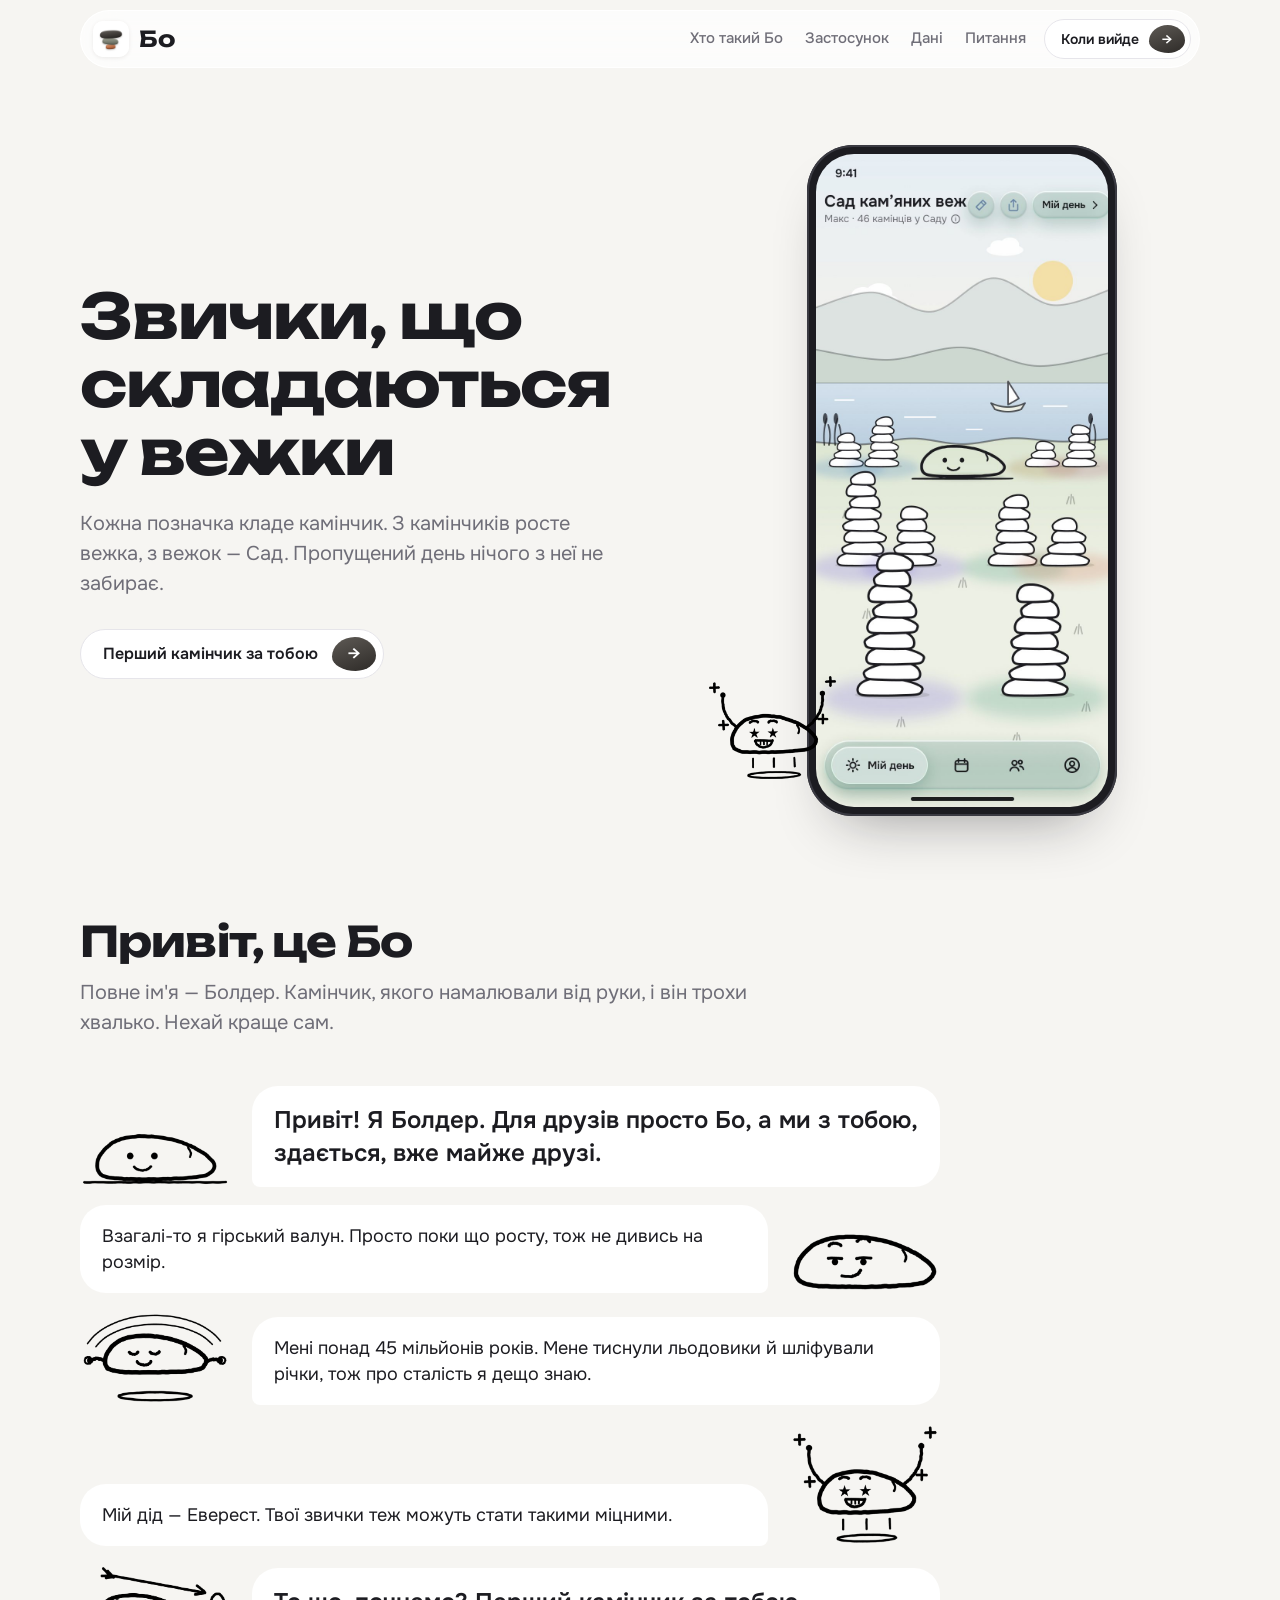
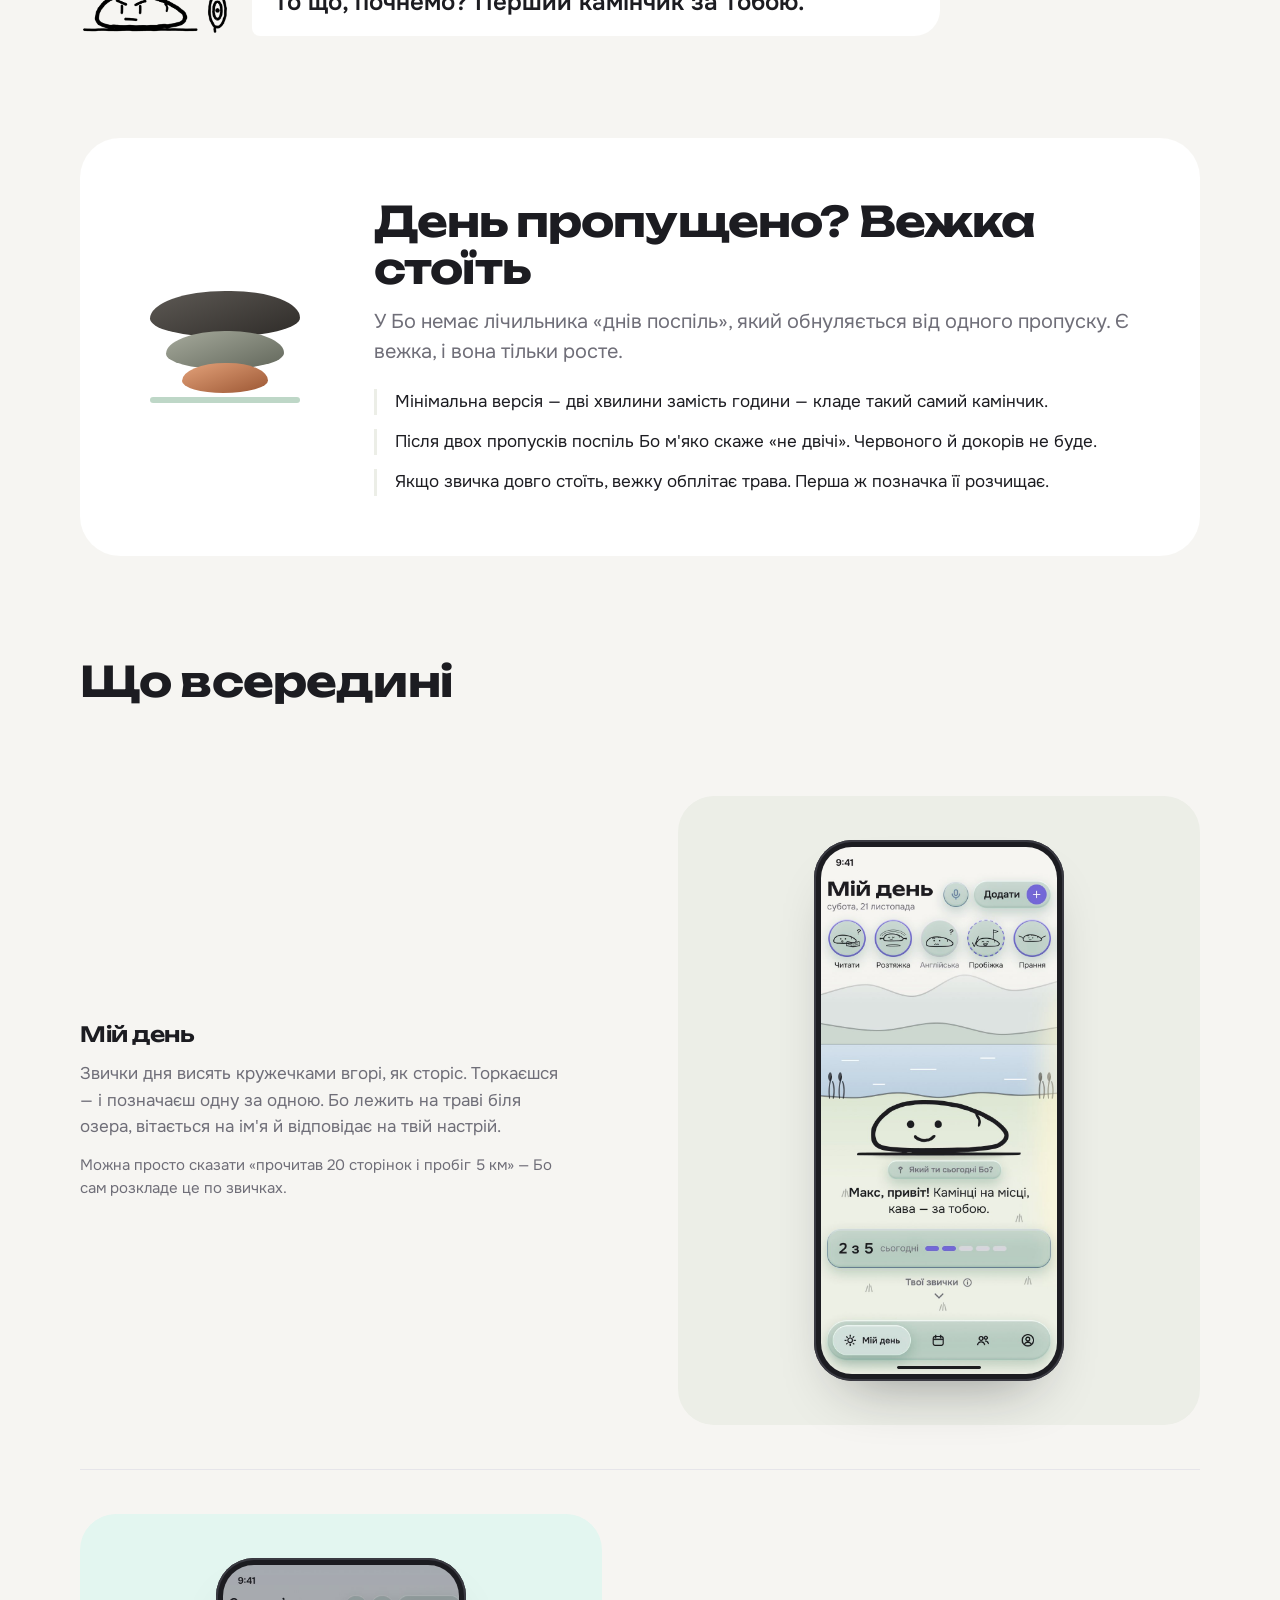
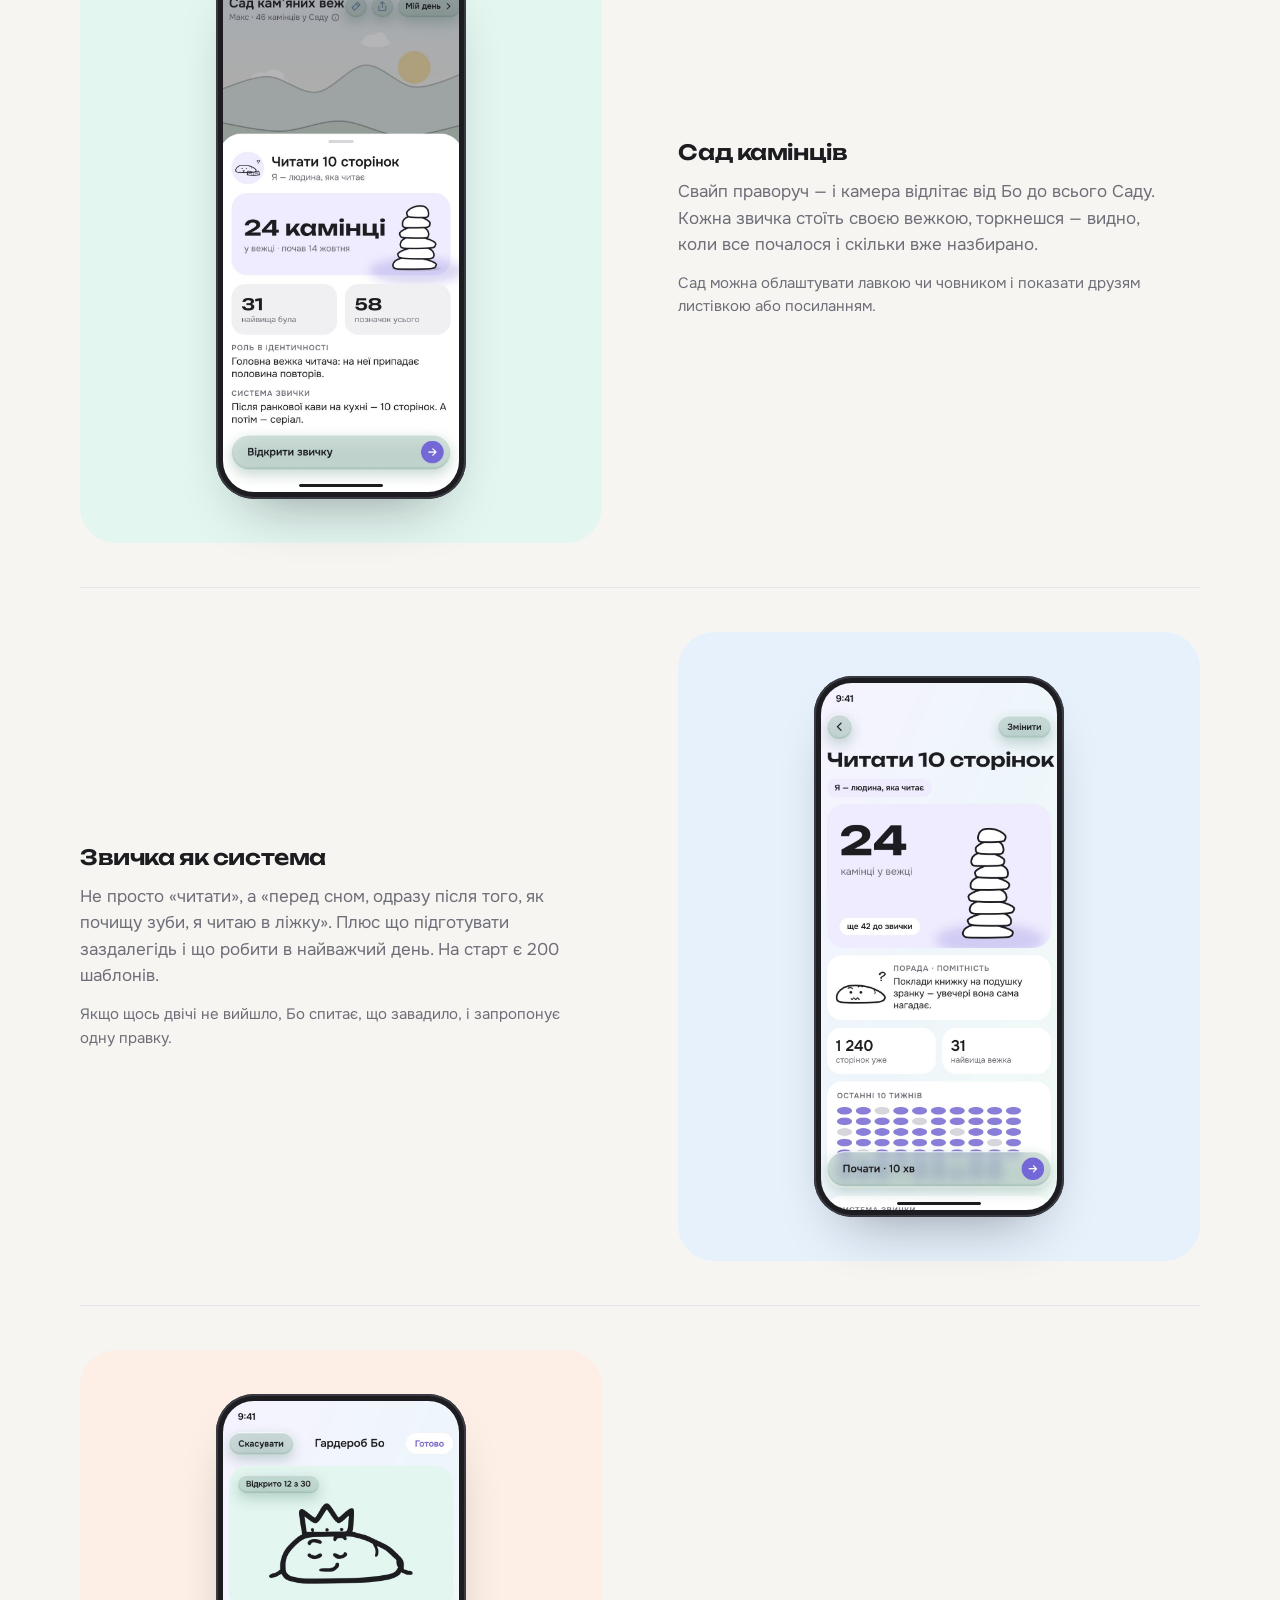
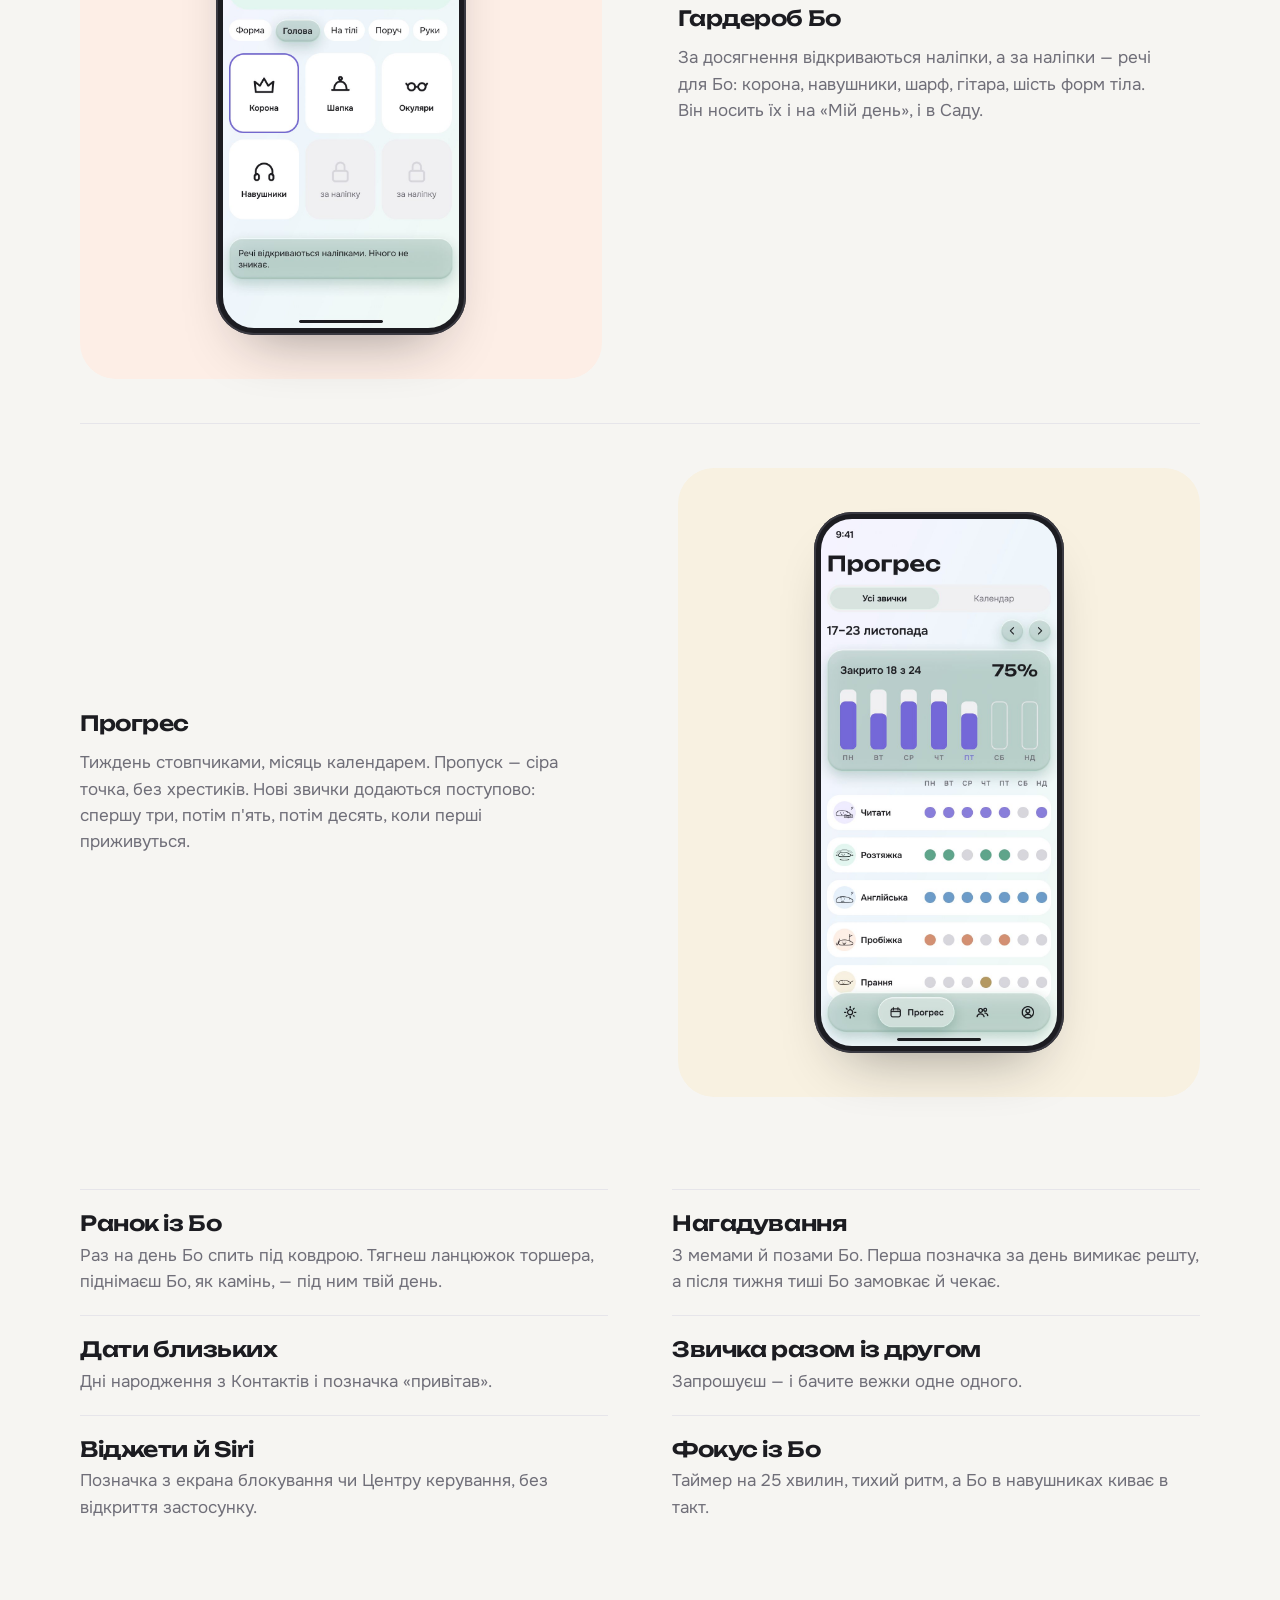
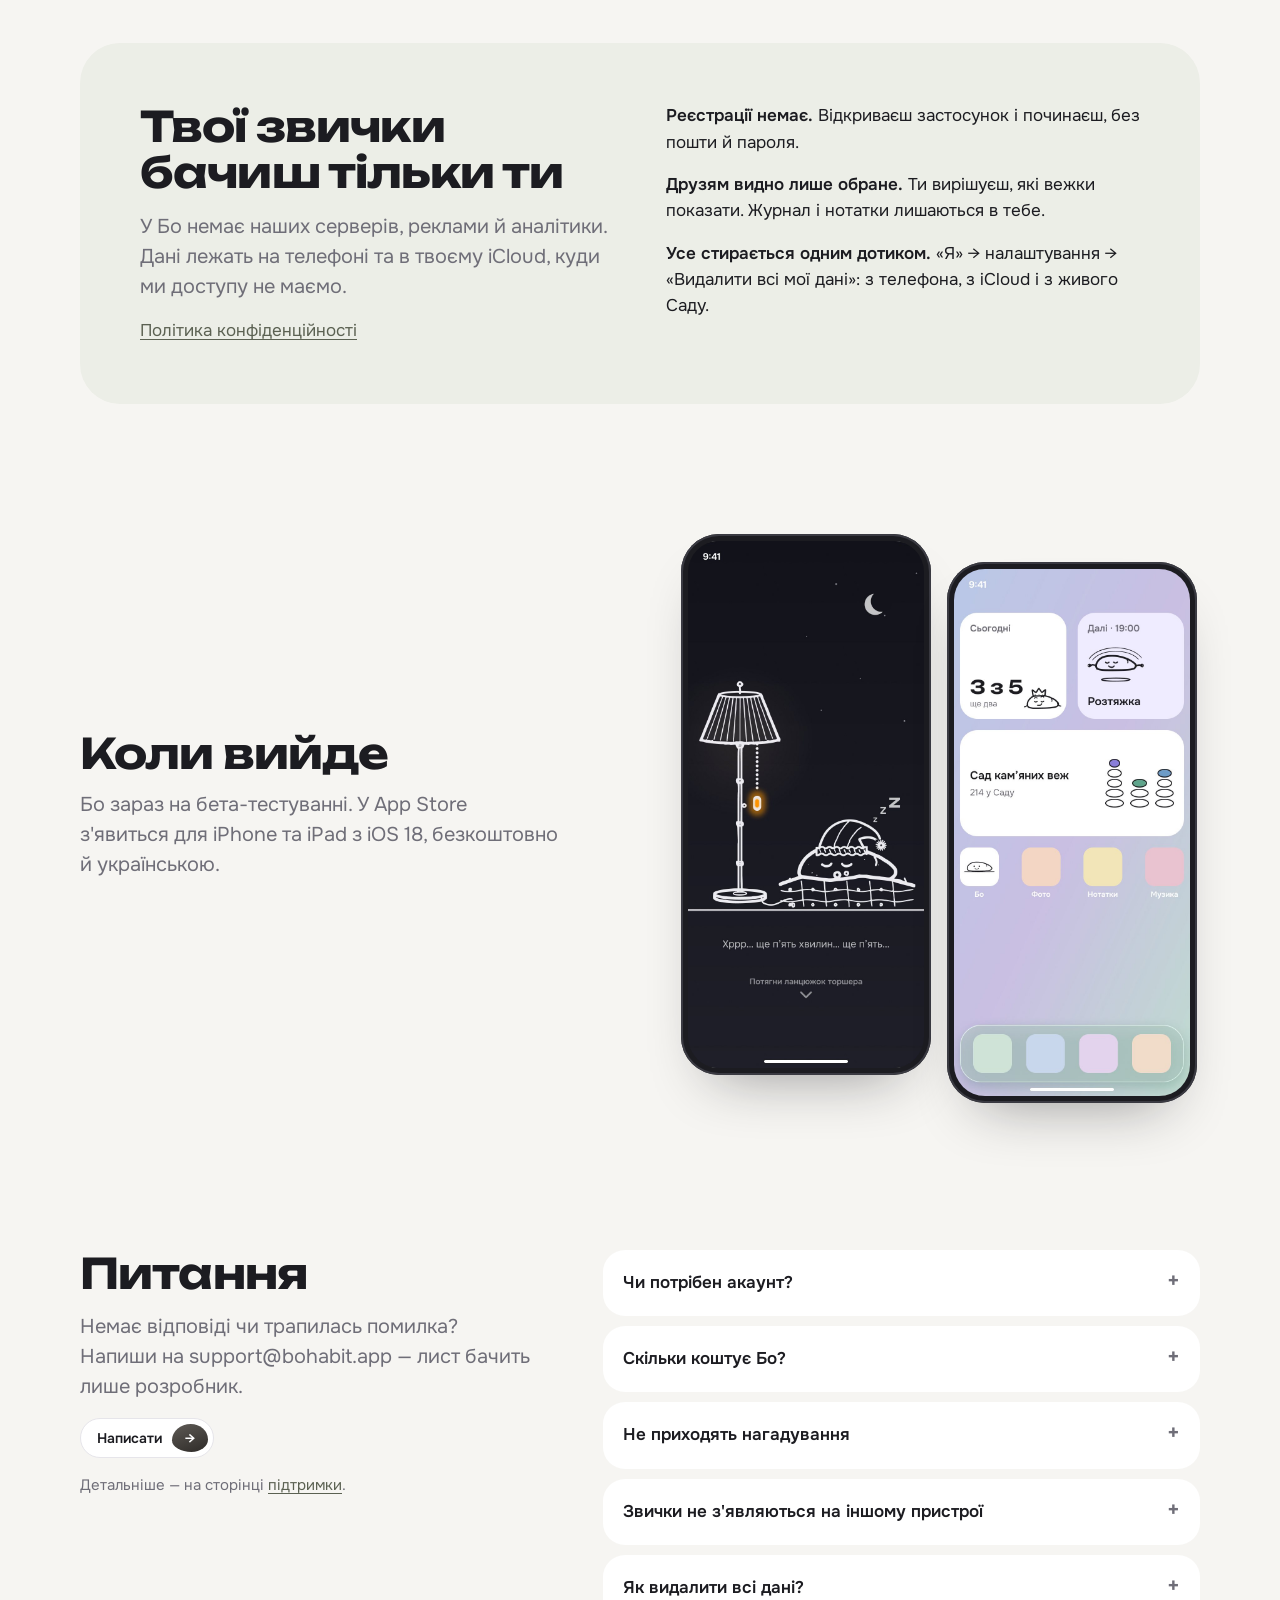
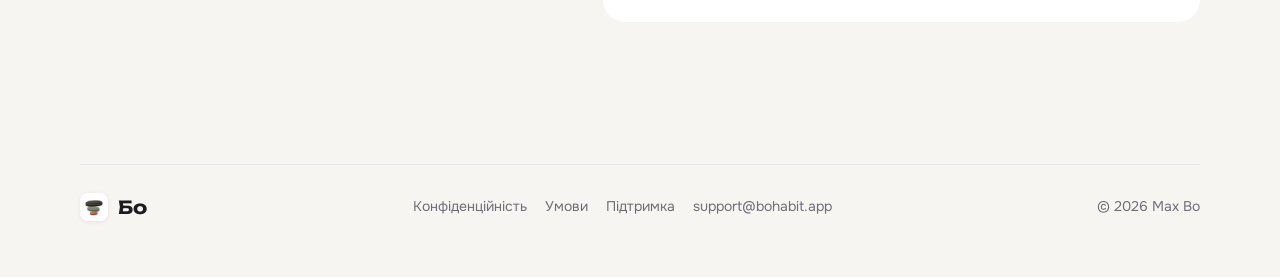
<file: index.html>
<!doctype html>
<html lang="uk">
<head>
<meta charset="utf-8">
<meta name="viewport" content="width=device-width,initial-scale=1,viewport-fit=cover">
<title>Бо · звички, що складаються у вежки</title>
<meta name="description" content="Бо — трекер звичок для iPhone з камінчиком-персонажем. Кожна позначка кладе камінчик у вежку, а вежки разом стають Садом. Пропуск нічого не забирає.">
<meta property="og:title" content="Бо · звички, що складаються у вежки">
<meta property="og:description" content="Перший камінчик за тобою. Трекер звичок, у якому вежка не падає від пропуску.">
<meta property="og:image" content="https://bohabit.app/img/screens/garden.jpg">
<meta name="theme-color" content="#F6F5F2" media="(prefers-color-scheme: light)">
<meta name="theme-color" content="#121215" media="(prefers-color-scheme: dark)">
<link rel="icon" href="/favicon.png">
<link rel="apple-touch-icon" href="/apple-touch-icon.png">
<link rel="stylesheet" href="/site.css?v=4">
</head>
<body>

<header class="nav wrap">
  <div class="bar">
    <a class="brand" href="/"><img src="/img/icon.png" alt="">Бо</a>
    <nav class="links" aria-label="Розділи">
      <a href="#bo">Хто такий Бо</a>
      <a href="#app">Застосунок</a>
      <a href="#privacy">Дані</a>
      <a href="#help">Питання</a>
    </nav>
    <a class="btn small" href="#soon" aria-label="Коли вийде"><span class="label">Коли вийде</span> <span class="stone" aria-hidden="true">→</span></a>
  </div>
</header>

<main>

<section class="hero">
  <div class="wrap grid">
    <div>
      <h1>Звички, що складаються у&nbsp;вежки</h1>
      <p class="lead">Кожна позначка кладе камінчик. З камінчиків росте вежка, з вежок — Сад. Пропущений день нічого з неї не забирає.</p>
      <a class="btn" href="#soon">Перший камінчик за тобою <span class="stone" aria-hidden="true">→</span></a>
    </div>
    <div class="stage">
      <div class="phone"><img src="/img/screens/garden.jpg" alt="Сад кам'яних веж: вежки камінців на траві біля озера, Бо посередині" width="390" height="844"></div>
      <img class="bo-peek" src="/img/bo/excited.png" alt="" aria-hidden="true">
    </div>
  </div>
</section>

<section id="bo" style="padding-top:0">
  <div class="wrap">
    <div class="head">
      <h2>Привіт, це Бо</h2>
      <p class="lead">Повне ім'я — Болдер. Камінчик, якого намалювали від руки, і він трохи хвалько. Нехай краще сам.</p>
    </div>
    <div class="talk">
      <div class="line loud"><img src="/img/bo/calm.png" alt="Бо спокійно усміхається"><p class="bubble">Привіт! Я Болдер. Для друзів просто Бо, а ми з тобою, здається, вже майже друзі.</p></div>
      <div class="line right"><img src="/img/bo/smug.png" alt="Бо задоволено мружиться"><p class="bubble">Взагалі-то я гірський валун. Просто поки що росту, тож не дивись на розмір.</p></div>
      <div class="line"><img src="/img/bo/meditate.png" alt="Бо медитує"><p class="bubble">Мені понад 45 мільйонів років. Мене тиснули льодовики й шліфували річки, тож про сталість я дещо знаю.</p></div>
      <div class="line right"><img src="/img/bo/excited.png" alt="Бо в захваті"><p class="bubble">Мій дід — Еверест. Твої звички теж можуть стати такими міцними.</p></div>
      <div class="line loud"><img src="/img/bo/aim.png" alt="Бо цілиться"><p class="bubble">То що, почнемо? Перший камінчик за тобою.</p></div>
    </div>
  </div>
</section>

<section style="padding-top:0">
  <div class="wrap">
    <div class="calm-block">
      <div class="cairn" aria-hidden="true">
        <i style="width:150px;height:46px;background:var(--pebble)"></i>
        <i style="width:118px;height:38px;background:var(--slate)"></i>
        <i style="width:86px;height:30px;background:var(--sandstone)"></i>
        <span class="grass"></span>
      </div>
      <div>
        <h2>День пропущено? Вежка стоїть</h2>
        <p class="lead" style="margin-top:16px">У Бо немає лічильника «днів поспіль», який обнуляється від одного пропуску. Є вежка, і вона тільки росте.</p>
        <div class="facts">
          <p>Мінімальна версія — дві хвилини замість години — кладе такий самий камінчик.</p>
          <p>Після двох пропусків поспіль Бо м'яко скаже «не двічі». Червоного й докорів не буде.</p>
          <p>Якщо звичка довго стоїть, вежку обплітає трава. Перша ж позначка її розчищає.</p>
        </div>
      </div>
    </div>
  </div>
</section>

<section id="app" style="padding-top:0">
  <div class="wrap">
    <div class="head">
      <h2>Що всередині</h2>
    </div>

    <div class="feature">
      <div class="text">
        <h3>Мій день</h3>
        <p class="quiet">Звички дня висять кружечками вгорі, як сторіс. Торкаєшся — і позначаєш одну за одною. Бо лежить на траві біля озера, вітається на ім'я й відповідає на твій настрій.</p>
        <p class="aside">Можна просто сказати «прочитав 20 сторінок і пробіг 5 км» — Бо сам розкладе це по звичках.</p>
      </div>
      <div class="media" style="background:var(--stone)">
        <div class="phone sm"><img src="/img/screens/today.jpg" alt="Екран «Мій день»" loading="lazy" width="390" height="844"></div>
      </div>
    </div>

    <div class="feature flip">
      <div class="text">
        <h3>Сад камінців</h3>
        <p class="quiet">Свайп праворуч — і камера відлітає від Бо до всього Саду. Кожна звичка стоїть своєю вежкою, торкнешся — видно, коли все почалося і скільки вже назбирано.</p>
        <p class="aside">Сад можна облаштувати лавкою чи човником і показати друзям листівкою або посиланням.</p>
      </div>
      <div class="media" style="background:var(--mint)">
        <div class="phone sm"><img src="/img/screens/tower.jpg" alt="Аркуш вежки в Саду" loading="lazy" width="390" height="844"></div>
      </div>
    </div>

    <div class="feature">
      <div class="text">
        <h3>Звичка як система</h3>
        <p class="quiet">Не просто «читати», а «перед сном, одразу після того, як почищу зуби, я читаю в ліжку». Плюс що підготувати заздалегідь і що робити в найважчий день. На старт є 200 шаблонів.</p>
        <p class="aside">Якщо щось двічі не вийшло, Бо спитає, що завадило, і запропонує одну правку.</p>
      </div>
      <div class="media" style="background:var(--sky)">
        <div class="phone sm"><img src="/img/screens/habit.jpg" alt="Екран звички з вежкою на 24 камінці" loading="lazy" width="390" height="844"></div>
      </div>
    </div>

    <div class="feature flip">
      <div class="text">
        <h3>Гардероб Бо</h3>
        <p class="quiet">За досягнення відкриваються наліпки, а за наліпки — речі для Бо: корона, навушники, шарф, гітара, шість форм тіла. Він носить їх і на «Мій день», і в Саду.</p>
      </div>
      <div class="media" style="background:var(--peach)">
        <div class="phone sm"><img src="/img/screens/wardrobe.jpg" alt="Гардероб Бо" loading="lazy" width="390" height="844"></div>
      </div>
    </div>

    <div class="feature">
      <div class="text">
        <h3>Прогрес</h3>
        <p class="quiet">Тиждень стовпчиками, місяць календарем. Пропуск — сіра точка, без хрестиків. Нові звички додаються поступово: спершу три, потім п'ять, потім десять, коли перші приживуться.</p>
      </div>
      <div class="media" style="background:var(--sand)">
        <div class="phone sm"><img src="/img/screens/progress.jpg" alt="Екран «Прогрес»" loading="lazy" width="390" height="844"></div>
      </div>
    </div>

    <div class="more" style="margin-top:clamp(28px,4vw,48px)">
      <div><h3>Ранок із Бо</h3><p>Раз на день Бо спить під ковдрою. Тягнеш ланцюжок торшера, піднімаєш Бо, як камінь, — під ним твій день.</p></div>
      <div><h3>Нагадування</h3><p>З мемами й позами Бо. Перша позначка за день вимикає решту, а після тижня тиші Бо замовкає й чекає.</p></div>
      <div><h3>Дати близьких</h3><p>Дні народження з Контактів і позначка «привітав».</p></div>
      <div><h3>Звичка разом із другом</h3><p>Запрошуєш — і бачите вежки одне одного.</p></div>
      <div><h3>Віджети й Siri</h3><p>Позначка з екрана блокування чи Центру керування, без відкриття застосунку.</p></div>
      <div><h3>Фокус із Бо</h3><p>Таймер на 25 хвилин, тихий ритм, а Бо в навушниках киває в такт.</p></div>
    </div>
  </div>
</section>

<section id="privacy" style="padding-top:0">
  <div class="wrap">
    <div class="privacy">
      <div style="display:grid; gap:16px; align-content:start">
        <h2>Твої звички бачиш тільки ти</h2>
        <p class="lead">У Бо немає наших серверів, реклами й аналітики. Дані лежать на телефоні та в твоєму iCloud, куди ми доступу не маємо.</p>
        <p><a href="/privacy/">Політика конфіденційності</a></p>
      </div>
      <div class="points">
        <p><b>Реєстрації немає.</b> Відкриваєш застосунок і починаєш, без пошти й пароля.</p>
        <p><b>Друзям видно лише обране.</b> Ти вирішуєш, які вежки показати. Журнал і нотатки лишаються в тебе.</p>
        <p><b>Усе стирається одним дотиком.</b> «Я» → налаштування → «Видалити всі мої дані»: з телефона, з iCloud і з живого Саду.</p>
      </div>
    </div>
  </div>
</section>

<section id="soon" style="padding-top:0">
  <div class="wrap">
    <div class="feature" style="border:0; padding-top:0">
      <div class="text">
        <h2>Коли вийде</h2>
        <p class="lead">Бо зараз на бета-тестуванні. У App Store з'явиться для iPhone та iPad з iOS 18, безкоштовно й українською.</p>
      </div>
      <div class="media" style="background:transparent; display:flex; gap:16px; justify-content:center; padding:0">
        <div class="phone sm"><img src="/img/screens/morning.jpg" alt="Ранок із Бо: темна кімната, торшер і Бо, що спить" loading="lazy" width="390" height="844"></div>
        <div class="phone sm" style="margin-top:56px"><img src="/img/screens/widgets.jpg" alt="Віджети Бо на головному екрані" loading="lazy" width="390" height="844"></div>
      </div>
    </div>
  </div>
</section>

<section id="help" style="padding-top:0">
  <div class="wrap help">
    <div style="display:grid; gap:16px">
      <h2>Питання</h2>
      <p class="lead">Немає відповіді чи трапилась помилка? Напиши на support@bohabit.app — лист бачить лише розробник.</p>
      <p><a class="btn small" href="mailto:support@bohabit.app">Написати <span class="stone" aria-hidden="true">→</span></a></p>
      <p class="quiet" style="font-size:15px">Детальніше — на сторінці <a href="/support/">підтримки</a>.</p>
    </div>
    <div class="faq">
      <details><summary>Чи потрібен акаунт?</summary><p>Ні. Бо синхронізується через твій iCloud: увійди з тим самим Apple ID на iPhone чи iPad, і звички з'являться всюди. Вхід через Apple чи Google — за бажанням, щоб друзі знаходили твій Сад.</p></details>
      <details><summary>Скільки коштує Бо?</summary><p>Нічого. Реклами й підписок теж немає.</p></details>
      <details><summary>Не приходять нагадування</summary><p>Параметри → Сповіщення → Бо, увімкни сповіщення. Ще перевір режими зосередження і тихі години в Бо: «Я» → налаштування → «Нагадування».</p></details>
      <details><summary>Звички не з'являються на іншому пристрої</summary><p>На обох має бути той самий Apple ID і ввімкнений iCloud для Бо. Стан видно в «Я» → налаштування → «iCloud». Синхронізація займає кілька хвилин.</p></details>
      <details><summary>Як видалити всі дані?</summary><p>«Я» → налаштування → «Видалити всі мої дані». Зникне все: на пристрої, в iCloud, а ще твій живий Сад і запрошення.</p></details>
    </div>
  </div>
</section>

</main>

<footer class="wrap">
  <div class="row">
    <a class="brand" href="/" style="font-size:18px"><img src="/img/icon.png" alt="" style="width:28px;height:28px;border-radius:8px">Бо</a>
    <nav aria-label="Документи">
      <a href="/privacy/">Конфіденційність</a>
      <a href="/terms/">Умови</a>
      <a href="/support/">Підтримка</a>
      <a href="mailto:support@bohabit.app">support@bohabit.app</a>
    </nav>
    <span>© 2026 Max Bo</span>
  </div>
</footer>

</body>
</html>
</file>
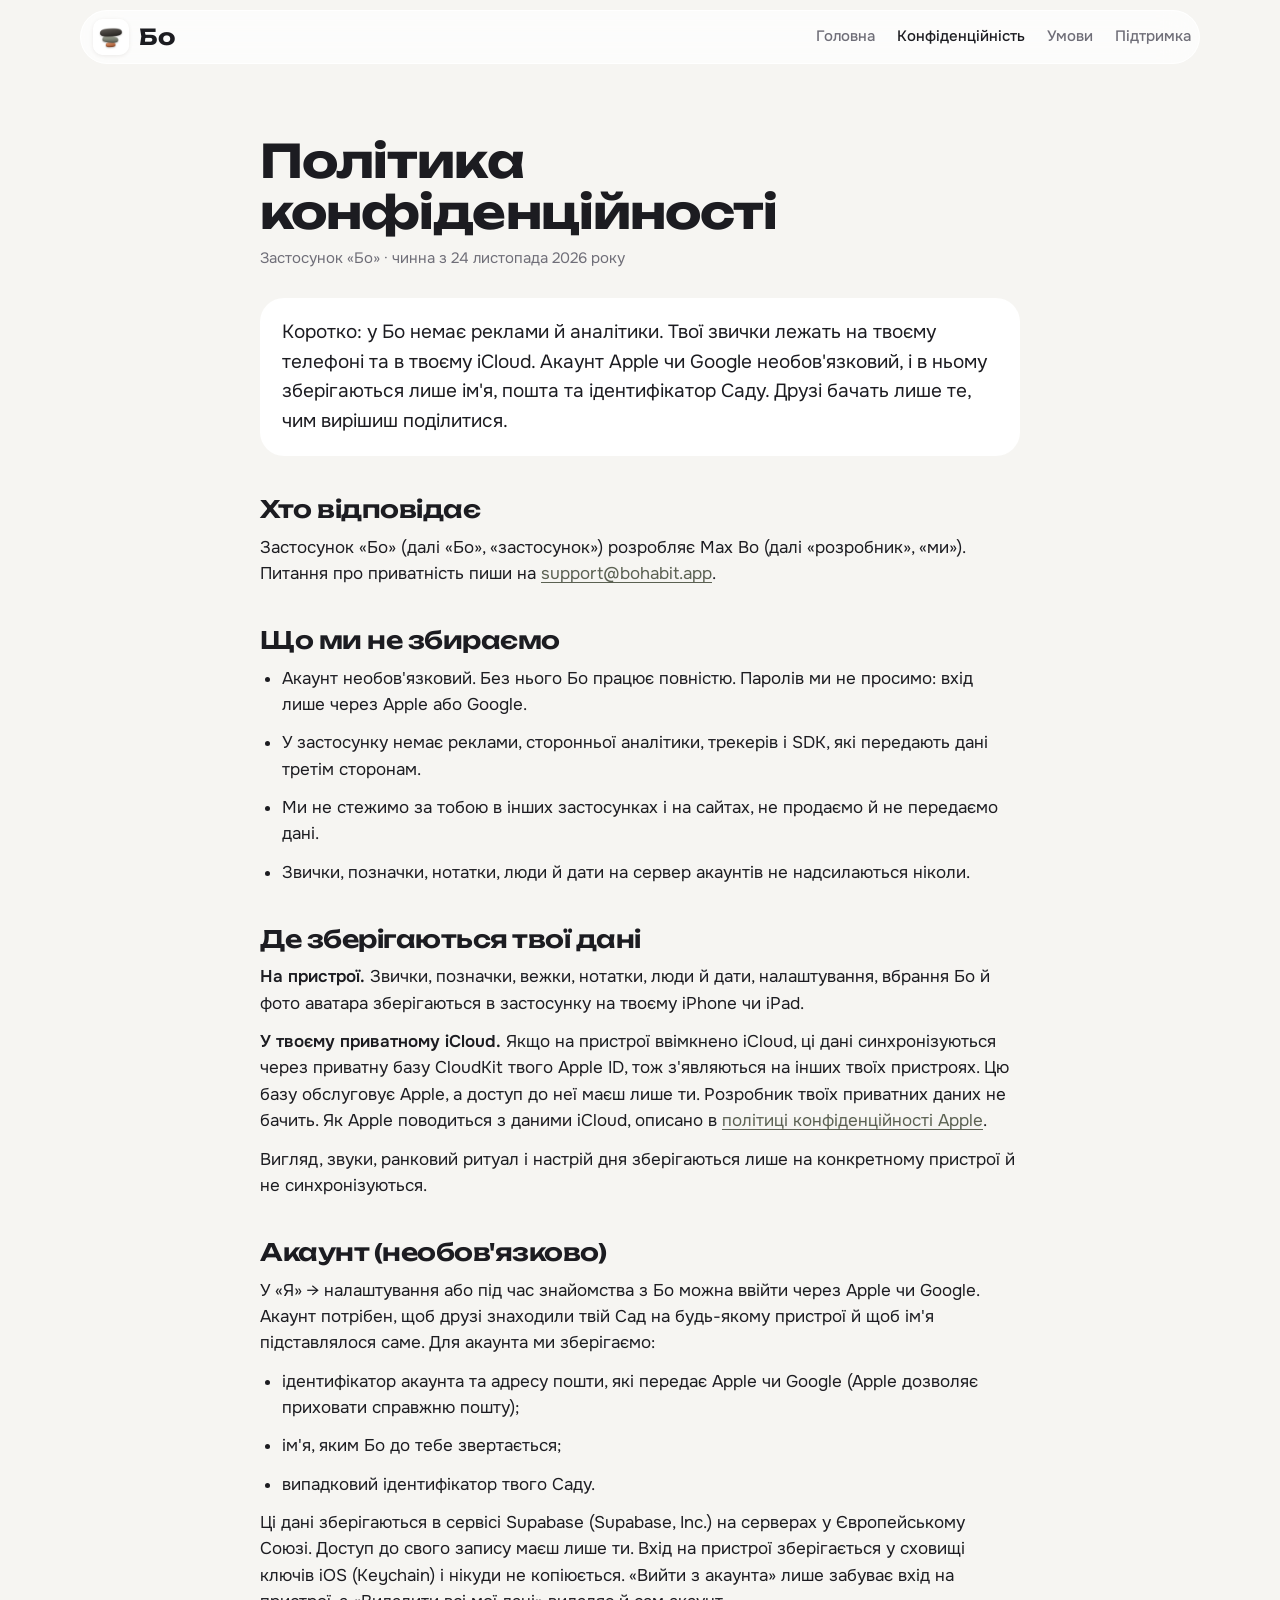
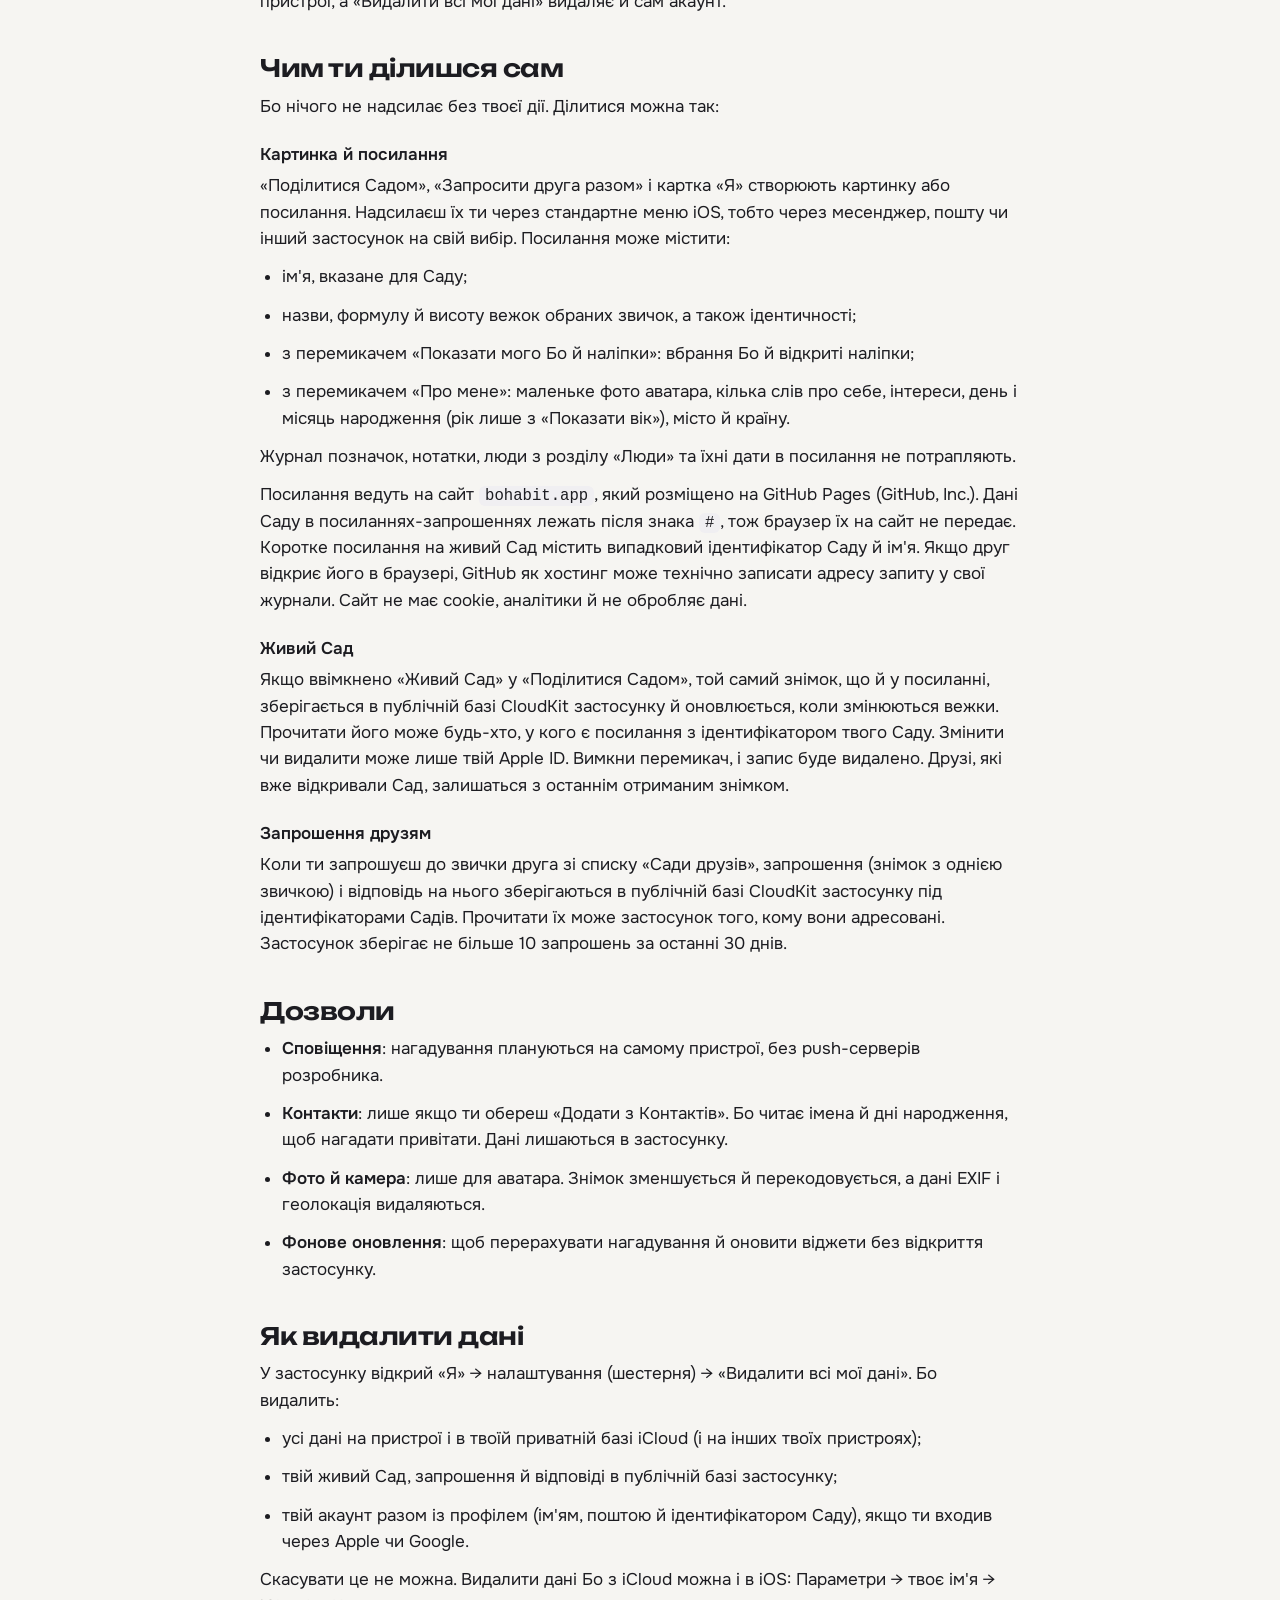
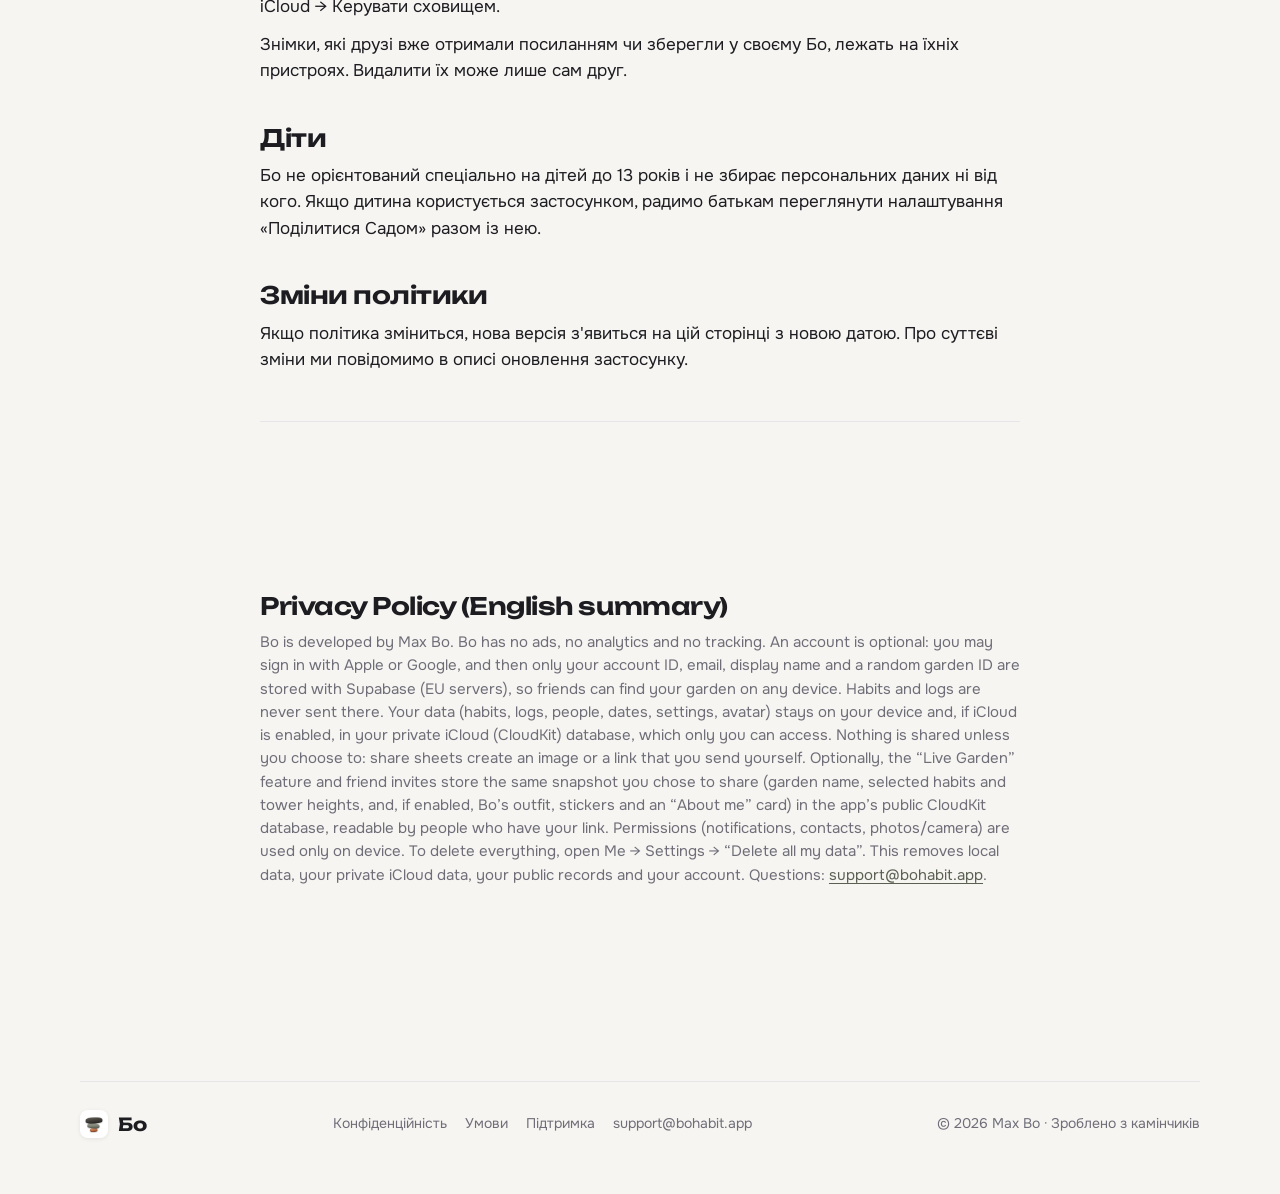
<file: privacy/index.html>
<!doctype html>
<html lang="uk">
<head>
<meta charset="utf-8">
<meta name="viewport" content="width=device-width,initial-scale=1">
<title>Політика конфіденційності · Бо</title>
<link rel="icon" href="/favicon.png">
<link rel="apple-touch-icon" href="/apple-touch-icon.png">
<link rel="stylesheet" href="/site.css?v=4">
</head>
<body>
<header class="nav wrap">
  <div class="bar glass">
    <a class="brand" href="/"><img src="/img/icon.png" alt="">Бо</a>
    <nav class="links" aria-label="Сторінки">
      <a href="/">Головна</a>
      <a href="/privacy/" aria-current="page">Конфіденційність</a>
      <a href="/terms/">Умови</a>
      <a href="/support/">Підтримка</a>
    </nav>
  </div>
</header>
<main class="wrap doc">
<h1>Політика конфіденційності</h1>
<p class="date">Застосунок «Бо» · чинна з 24 листопада 2026 року</p>

<p class="lead-box">Коротко: у Бо немає реклами й аналітики. Твої звички лежать на твоєму телефоні та в твоєму iCloud. Акаунт Apple чи Google необов'язковий, і в ньому зберігаються лише ім'я, пошта та ідентифікатор Саду. Друзі бачать лише те, чим вирішиш поділитися.</p>

<h2>Хто відповідає</h2>
<p>Застосунок «Бо» (далі «Бо», «застосунок») розробляє Max Bo (далі «розробник», «ми»). Питання про приватність пиши на <a href="mailto:support@bohabit.app">support@bohabit.app</a>.</p>

<h2>Що ми не збираємо</h2>
<ul>
  <li>Акаунт необов'язковий. Без нього Бо працює повністю. Паролів ми не просимо: вхід лише через Apple або Google.</li>
  <li>У застосунку немає реклами, сторонньої аналітики, трекерів і SDK, які передають дані третім сторонам.</li>
  <li>Ми не стежимо за тобою в інших застосунках і на сайтах, не продаємо й не передаємо дані.</li>
  <li>Звички, позначки, нотатки, люди й дати на сервер акаунтів не надсилаються ніколи.</li>
</ul>

<h2>Де зберігаються твої дані</h2>
<p><strong>На пристрої.</strong> Звички, позначки, вежки, нотатки, люди й дати, налаштування, вбрання Бо й фото аватара зберігаються в застосунку на твоєму iPhone чи iPad.</p>
<p><strong>У твоєму приватному iCloud.</strong> Якщо на пристрої ввімкнено iCloud, ці дані синхронізуються через приватну базу CloudKit твого Apple ID, тож з'являються на інших твоїх пристроях. Цю базу обслуговує Apple, а доступ до неї маєш лише ти. Розробник твоїх приватних даних не бачить. Як Apple поводиться з даними iCloud, описано в <a href="https://www.apple.com/legal/privacy/">політиці конфіденційності Apple</a>.</p>
<p>Вигляд, звуки, ранковий ритуал і настрій дня зберігаються лише на конкретному пристрої й не синхронізуються.</p>

<h2>Акаунт (необов'язково)</h2>
<p>У «Я» → налаштування або під час знайомства з Бо можна ввійти через Apple чи Google. Акаунт потрібен, щоб друзі знаходили твій Сад на будь-якому пристрої й щоб ім'я підставлялося саме. Для акаунта ми зберігаємо:</p>
<ul>
  <li>ідентифікатор акаунта та адресу пошти, які передає Apple чи Google (Apple дозволяє приховати справжню пошту);</li>
  <li>ім'я, яким Бо до тебе звертається;</li>
  <li>випадковий ідентифікатор твого Саду.</li>
</ul>
<p>Ці дані зберігаються в сервісі Supabase (Supabase, Inc.) на серверах у Європейському Союзі. Доступ до свого запису маєш лише ти. Вхід на пристрої зберігається у сховищі ключів iOS (Keychain) і нікуди не копіюється. «Вийти з акаунта» лише забуває вхід на пристрої, а «Видалити всі мої дані» видаляє й сам акаунт.</p>

<h2>Чим ти ділишся сам</h2>
<p>Бо нічого не надсилає без твоєї дії. Ділитися можна так:</p>
<h3>Картинка й посилання</h3>
<p>«Поділитися Садом», «Запросити друга разом» і картка «Я» створюють картинку або посилання. Надсилаєш їх ти через стандартне меню iOS, тобто через месенджер, пошту чи інший застосунок на свій вибір. Посилання може містити:</p>
<ul>
  <li>ім'я, вказане для Саду;</li>
  <li>назви, формулу й висоту вежок обраних звичок, а також ідентичності;</li>
  <li>з перемикачем «Показати мого Бо й наліпки»: вбрання Бо й відкриті наліпки;</li>
  <li>з перемикачем «Про мене»: маленьке фото аватара, кілька слів про себе, інтереси, день і місяць народження (рік лише з «Показати вік»), місто й країну.</li>
</ul>
<p>Журнал позначок, нотатки, люди з розділу «Люди» та їхні дати в посилання не потрапляють.</p>
<p>Посилання ведуть на сайт <code>bohabit.app</code>, який розміщено на GitHub Pages (GitHub, Inc.). Дані Саду в посиланнях-запрошеннях лежать після знака <code>#</code>, тож браузер їх на сайт не передає. Коротке посилання на живий Сад містить випадковий ідентифікатор Саду й ім'я. Якщо друг відкриє його в браузері, GitHub як хостинг може технічно записати адресу запиту у свої журнали. Сайт не має cookie, аналітики й не обробляє дані.</p>

<h3>Живий Сад</h3>
<p>Якщо ввімкнено «Живий Сад» у «Поділитися Садом», той самий знімок, що й у посиланні, зберігається в публічній базі CloudKit застосунку й оновлюється, коли змінюються вежки. Прочитати його може будь-хто, у кого є посилання з ідентифікатором твого Саду. Змінити чи видалити може лише твій Apple ID. Вимкни перемикач, і запис буде видалено. Друзі, які вже відкривали Сад, залишаться з останнім отриманим знімком.</p>

<h3>Запрошення друзям</h3>
<p>Коли ти запрошуєш до звички друга зі списку «Сади друзів», запрошення (знімок з однією звичкою) і відповідь на нього зберігаються в публічній базі CloudKit застосунку під ідентифікаторами Садів. Прочитати їх може застосунок того, кому вони адресовані. Застосунок зберігає не більше 10 запрошень за останні 30 днів.</p>

<h2>Дозволи</h2>
<ul>
  <li><strong>Сповіщення</strong>: нагадування плануються на самому пристрої, без push-серверів розробника.</li>
  <li><strong>Контакти</strong>: лише якщо ти обереш «Додати з Контактів». Бо читає імена й дні народження, щоб нагадати привітати. Дані лишаються в застосунку.</li>
  <li><strong>Фото й камера</strong>: лише для аватара. Знімок зменшується й перекодовується, а дані EXIF і геолокація видаляються.</li>
  <li><strong>Фонове оновлення</strong>: щоб перерахувати нагадування й оновити віджети без відкриття застосунку.</li>
</ul>

<h2>Як видалити дані</h2>
<p>У застосунку відкрий «Я» → налаштування (шестерня) → «Видалити всі мої дані». Бо видалить:</p>
<ul>
  <li>усі дані на пристрої і в твоїй приватній базі iCloud (і на інших твоїх пристроях);</li>
  <li>твій живий Сад, запрошення й відповіді в публічній базі застосунку;</li>
  <li>твій акаунт разом із профілем (ім'ям, поштою й ідентифікатором Саду), якщо ти входив через Apple чи Google.</li>
</ul>
<p>Скасувати це не можна. Видалити дані Бо з iCloud можна і в iOS: Параметри → твоє ім'я → iCloud → Керувати сховищем.</p>
<p>Знімки, які друзі вже отримали посиланням чи зберегли у своєму Бо, лежать на їхніх пристроях. Видалити їх може лише сам друг.</p>

<h2>Діти</h2>
<p>Бо не орієнтований спеціально на дітей до 13 років і не збирає персональних даних ні від кого. Якщо дитина користується застосунком, радимо батькам переглянути налаштування «Поділитися Садом» разом із нею.</p>

<h2>Зміни політики</h2>
<p>Якщо політика зміниться, нова версія з'явиться на цій сторінці з новою датою. Про суттєві зміни ми повідомимо в описі оновлення застосунку.</p>

<hr>
<section class="en" lang="en">
<h2>Privacy Policy (English summary)</h2>
<p>Bo is developed by Max Bo. Bo has no ads, no analytics and no tracking. An account is optional: you may sign in with Apple or Google, and then only your account ID, email, display name and a random garden ID are stored with Supabase (EU servers), so friends can find your garden on any device. Habits and logs are never sent there. Your data (habits, logs, people, dates, settings, avatar) stays on your device and, if iCloud is enabled, in your private iCloud (CloudKit) database, which only you can access. Nothing is shared unless you choose to: share sheets create an image or a link that you send yourself. Optionally, the “Live Garden” feature and friend invites store the same snapshot you chose to share (garden name, selected habits and tower heights, and, if enabled, Bo’s outfit, stickers and an “About me” card) in the app’s public CloudKit database, readable by people who have your link. Permissions (notifications, contacts, photos/camera) are used only on device. To delete everything, open Me → Settings → “Delete all my data”. This removes local data, your private iCloud data, your public records and your account. Questions: <a href="mailto:support@bohabit.app">support@bohabit.app</a>.</p>
</section>
</main>
<footer class="wrap">
  <div class="row">
    <a class="brand" href="/" style="font-size:18px"><img src="/img/icon.png" alt="" style="width:28px;height:28px;border-radius:8px">Бо</a>
    <nav aria-label="Документи">
      <a href="/privacy/">Конфіденційність</a>
      <a href="/terms/">Умови</a>
      <a href="/support/">Підтримка</a>
      <a href="mailto:support@bohabit.app">support@bohabit.app</a>
    </nav>
    <span>© 2026 Max Bo · Зроблено з камінчиків</span>
  </div>
</footer>
</body>
</html>
</file>
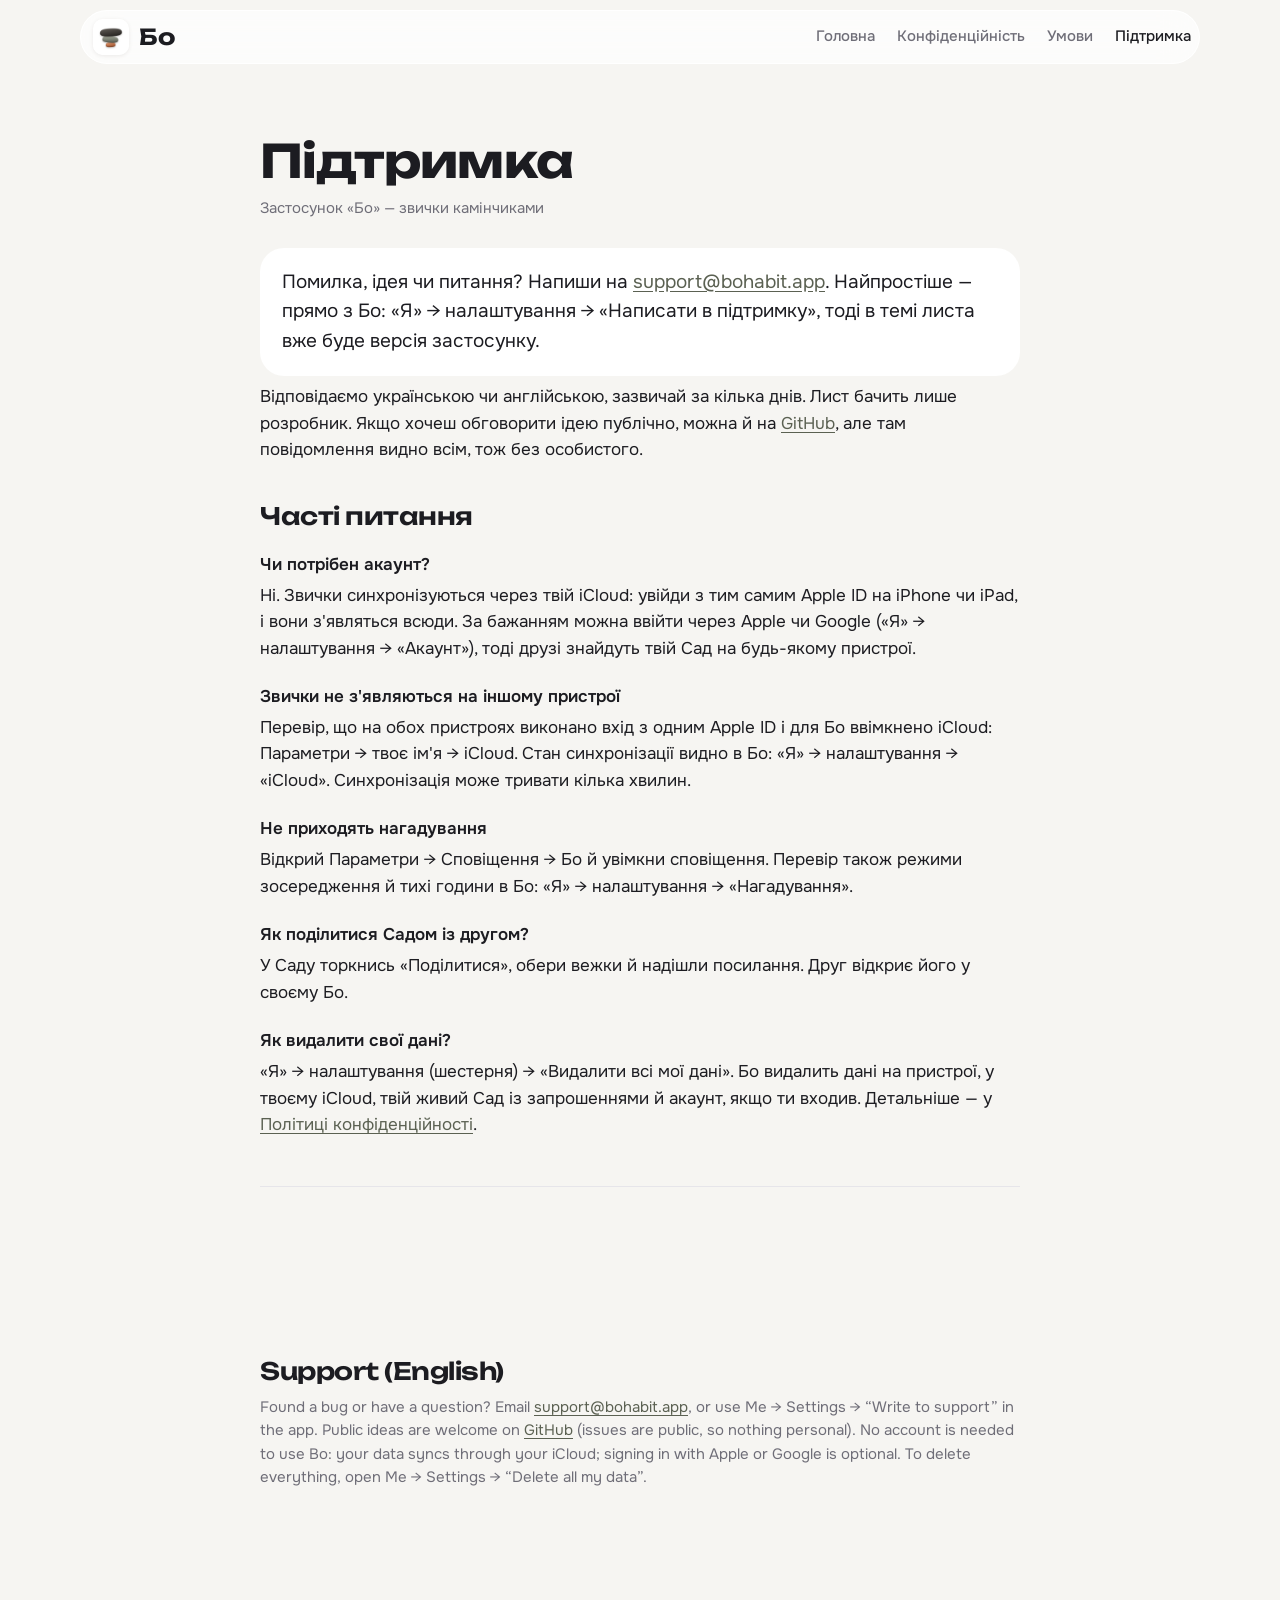
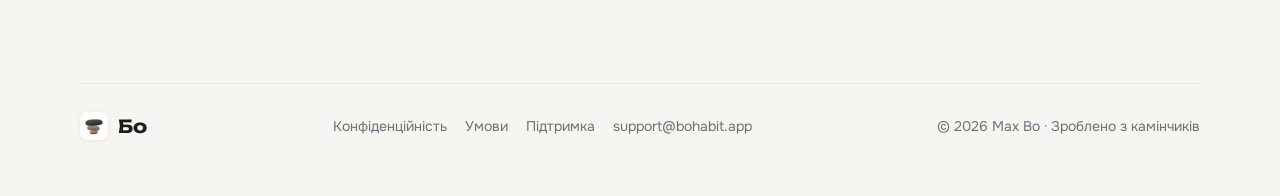
<file: support/index.html>
<!doctype html>
<html lang="uk">
<head>
<meta charset="utf-8">
<meta name="viewport" content="width=device-width,initial-scale=1">
<title>Підтримка · Бо</title>
<link rel="icon" href="/favicon.png">
<link rel="apple-touch-icon" href="/apple-touch-icon.png">
<link rel="stylesheet" href="/site.css?v=4">
</head>
<body>
<header class="nav wrap">
  <div class="bar glass">
    <a class="brand" href="/"><img src="/img/icon.png" alt="">Бо</a>
    <nav class="links" aria-label="Сторінки">
      <a href="/">Головна</a>
      <a href="/privacy/">Конфіденційність</a>
      <a href="/terms/">Умови</a>
      <a href="/support/" aria-current="page">Підтримка</a>
    </nav>
  </div>
</header>
<main class="wrap doc">
<h1>Підтримка</h1>
<p class="date">Застосунок «Бо» — звички камінчиками</p>

<p class="lead-box">Помилка, ідея чи питання? Напиши на <a href="mailto:support@bohabit.app">support@bohabit.app</a>. Найпростіше — прямо з Бо: «Я» → налаштування → «Написати в підтримку», тоді в темі листа вже буде версія застосунку.</p>
<p>Відповідаємо українською чи англійською, зазвичай за кілька днів. Лист бачить лише розробник. Якщо хочеш обговорити ідею публічно, можна й на <a href="https://github.com/bo-habits/bo-habits.github.io/issues/new">GitHub</a>, але там повідомлення видно всім, тож без особистого.</p>

<h2>Часті питання</h2>

<h3>Чи потрібен акаунт?</h3>
<p>Ні. Звички синхронізуються через твій iCloud: увійди з тим самим Apple ID на iPhone чи iPad, і вони з'являться всюди. За бажанням можна ввійти через Apple чи Google («Я» → налаштування → «Акаунт»), тоді друзі знайдуть твій Сад на будь-якому пристрої.</p>

<h3>Звички не з'являються на іншому пристрої</h3>
<p>Перевір, що на обох пристроях виконано вхід з одним Apple ID і для Бо ввімкнено iCloud: Параметри → твоє ім'я → iCloud. Стан синхронізації видно в Бо: «Я» → налаштування → «iCloud». Синхронізація може тривати кілька хвилин.</p>

<h3>Не приходять нагадування</h3>
<p>Відкрий Параметри → Сповіщення → Бо й увімкни сповіщення. Перевір також режими зосередження й тихі години в Бо: «Я» → налаштування → «Нагадування».</p>

<h3>Як поділитися Садом із другом?</h3>
<p>У Саду торкнись «Поділитися», обери вежки й надішли посилання. Друг відкриє його у своєму Бо.</p>

<h3>Як видалити свої дані?</h3>
<p>«Я» → налаштування (шестерня) → «Видалити всі мої дані». Бо видалить дані на пристрої, у твоєму iCloud, твій живий Сад із запрошеннями й акаунт, якщо ти входив. Детальніше — у <a href="/privacy/">Політиці конфіденційності</a>.</p>

<hr>
<section class="en" lang="en">
<h2>Support (English)</h2>
<p>Found a bug or have a question? Email <a href="mailto:support@bohabit.app">support@bohabit.app</a>, or use Me → Settings → “Write to support” in the app. Public ideas are welcome on <a href="https://github.com/bo-habits/bo-habits.github.io/issues/new">GitHub</a> (issues are public, so nothing personal). No account is needed to use Bo: your data syncs through your iCloud; signing in with Apple or Google is optional. To delete everything, open Me → Settings → “Delete all my data”.</p>
</section>
</main>
<footer class="wrap">
  <div class="row">
    <a class="brand" href="/" style="font-size:18px"><img src="/img/icon.png" alt="" style="width:28px;height:28px;border-radius:8px">Бо</a>
    <nav aria-label="Документи">
      <a href="/privacy/">Конфіденційність</a>
      <a href="/terms/">Умови</a>
      <a href="/support/">Підтримка</a>
      <a href="mailto:support@bohabit.app">support@bohabit.app</a>
    </nav>
    <span>© 2026 Max Bo · Зроблено з камінчиків</span>
  </div>
</footer>
</body>
</html>
</file>
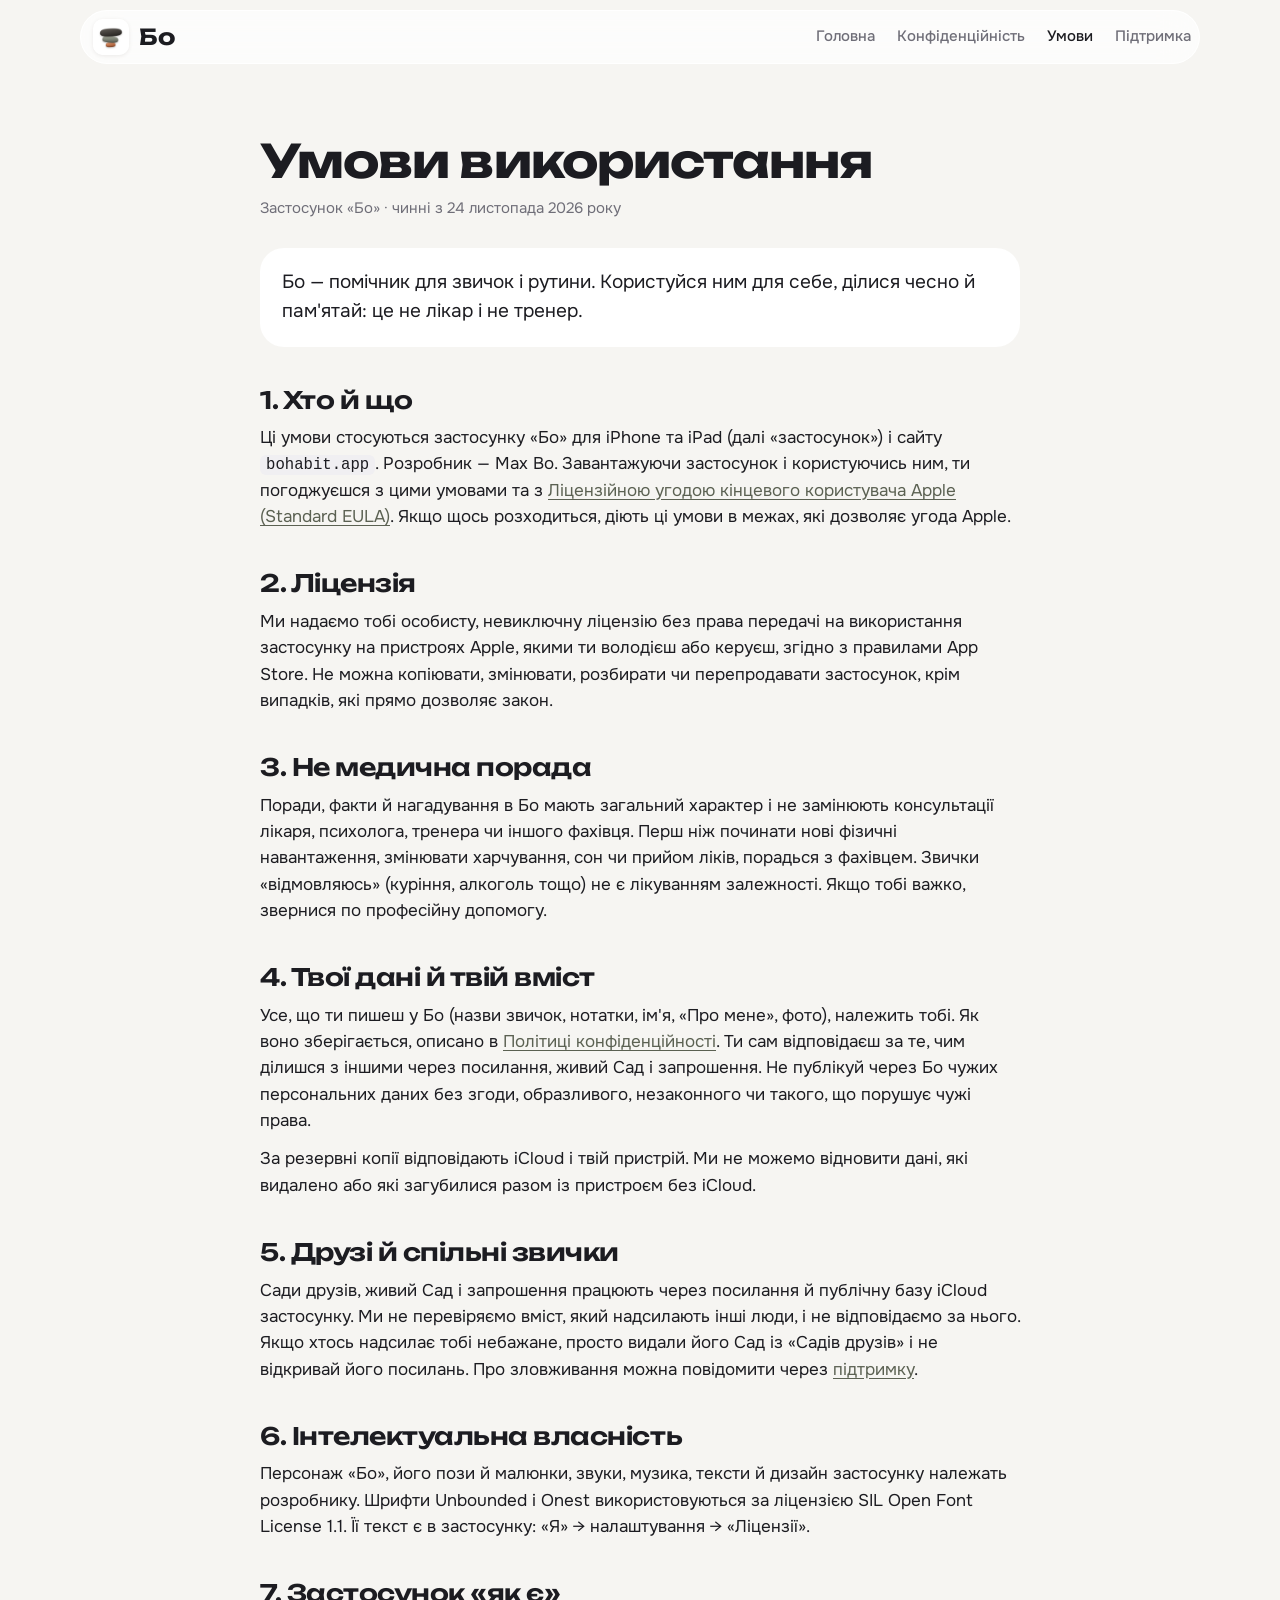
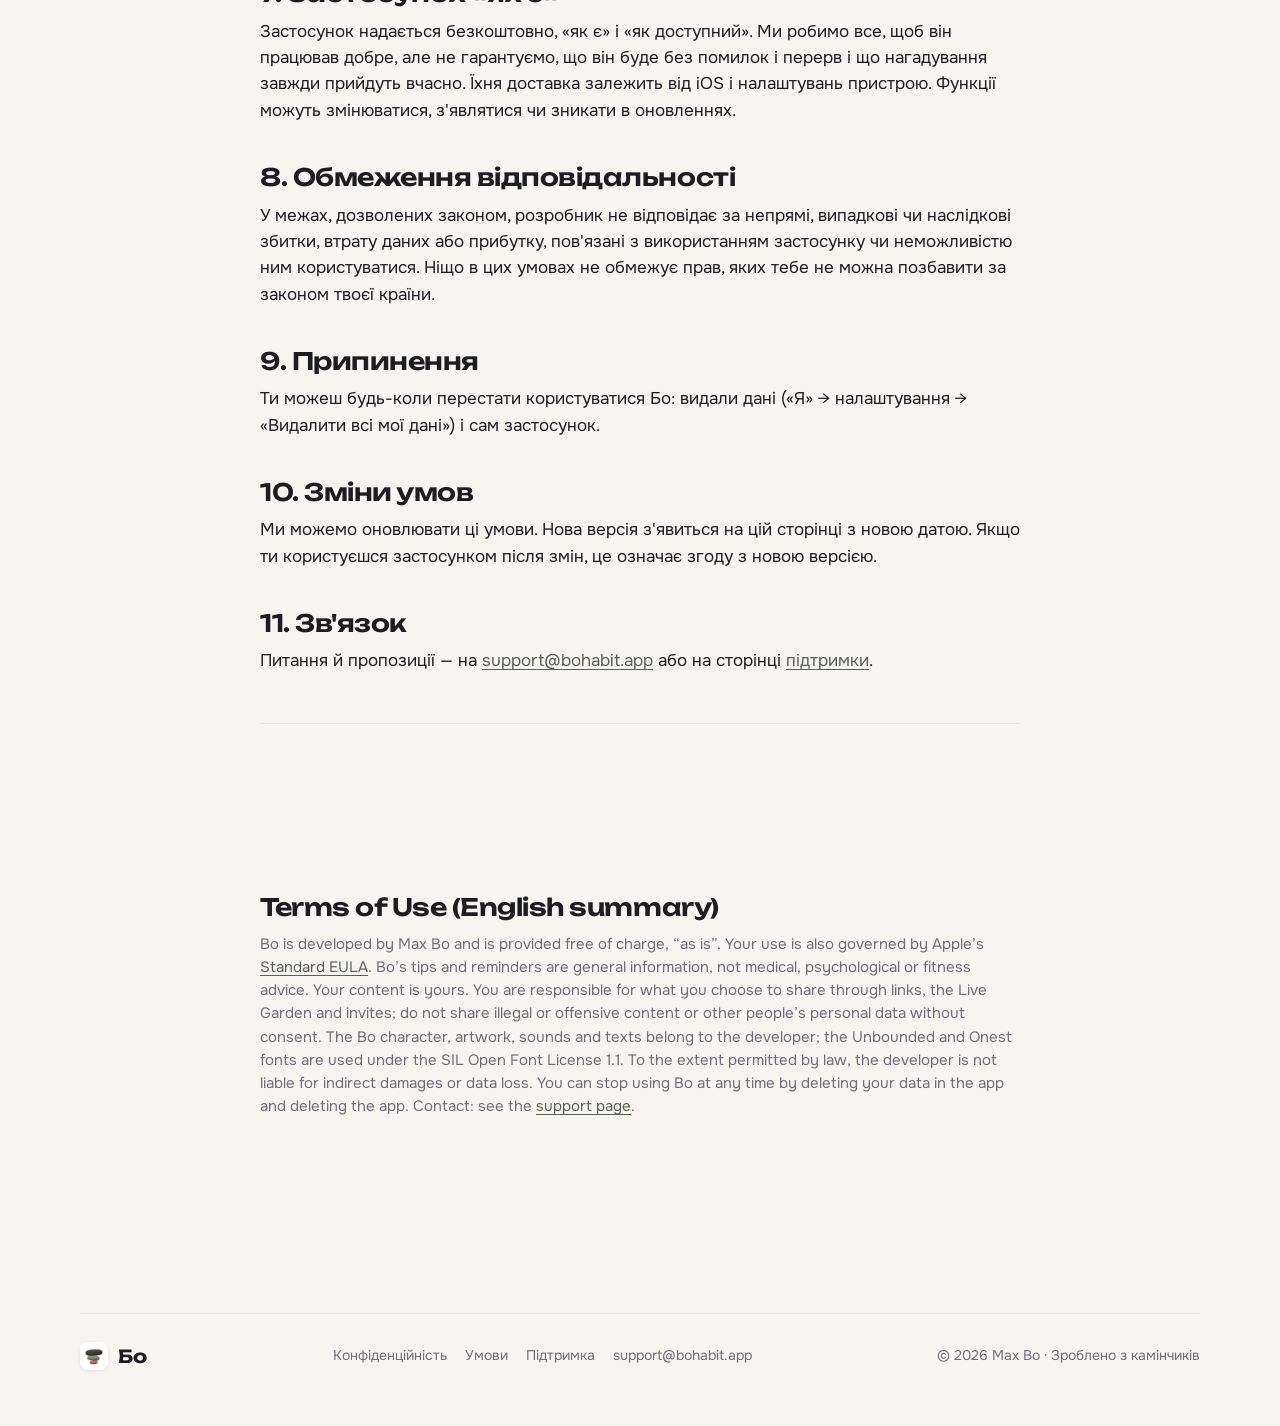
<file: terms/index.html>
<!doctype html>
<html lang="uk">
<head>
<meta charset="utf-8">
<meta name="viewport" content="width=device-width,initial-scale=1">
<title>Умови використання · Бо</title>
<link rel="icon" href="/favicon.png">
<link rel="apple-touch-icon" href="/apple-touch-icon.png">
<link rel="stylesheet" href="/site.css?v=4">
</head>
<body>
<header class="nav wrap">
  <div class="bar glass">
    <a class="brand" href="/"><img src="/img/icon.png" alt="">Бо</a>
    <nav class="links" aria-label="Сторінки">
      <a href="/">Головна</a>
      <a href="/privacy/">Конфіденційність</a>
      <a href="/terms/" aria-current="page">Умови</a>
      <a href="/support/">Підтримка</a>
    </nav>
  </div>
</header>
<main class="wrap doc">
<h1>Умови використання</h1>
<p class="date">Застосунок «Бо» · чинні з 24 листопада 2026 року</p>

<p class="lead-box">Бо — помічник для звичок і рутини. Користуйся ним для себе, ділися чесно й пам'ятай: це не лікар і не тренер.</p>

<h2>1. Хто й що</h2>
<p>Ці умови стосуються застосунку «Бо» для iPhone та iPad (далі «застосунок») і сайту <code>bohabit.app</code>. Розробник — Max Bo. Завантажуючи застосунок і користуючись ним, ти погоджуєшся з цими умовами та з <a href="https://www.apple.com/legal/internet-services/itunes/dev/stdeula/">Ліцензійною угодою кінцевого користувача Apple (Standard EULA)</a>. Якщо щось розходиться, діють ці умови в межах, які дозволяє угода Apple.</p>

<h2>2. Ліцензія</h2>
<p>Ми надаємо тобі особисту, невиключну ліцензію без права передачі на використання застосунку на пристроях Apple, якими ти володієш або керуєш, згідно з правилами App Store. Не можна копіювати, змінювати, розбирати чи перепродавати застосунок, крім випадків, які прямо дозволяє закон.</p>

<h2>3. Не медична порада</h2>
<p>Поради, факти й нагадування в Бо мають загальний характер і не замінюють консультації лікаря, психолога, тренера чи іншого фахівця. Перш ніж починати нові фізичні навантаження, змінювати харчування, сон чи прийом ліків, порадься з фахівцем. Звички «відмовляюсь» (куріння, алкоголь тощо) не є лікуванням залежності. Якщо тобі важко, звернися по професійну допомогу.</p>

<h2>4. Твої дані й твій вміст</h2>
<p>Усе, що ти пишеш у Бо (назви звичок, нотатки, ім'я, «Про мене», фото), належить тобі. Як воно зберігається, описано в <a href="/privacy/">Політиці конфіденційності</a>. Ти сам відповідаєш за те, чим ділишся з іншими через посилання, живий Сад і запрошення. Не публікуй через Бо чужих персональних даних без згоди, образливого, незаконного чи такого, що порушує чужі права.</p>
<p>За резервні копії відповідають iCloud і твій пристрій. Ми не можемо відновити дані, які видалено або які загубилися разом із пристроєм без iCloud.</p>

<h2>5. Друзі й спільні звички</h2>
<p>Сади друзів, живий Сад і запрошення працюють через посилання й публічну базу iCloud застосунку. Ми не перевіряємо вміст, який надсилають інші люди, і не відповідаємо за нього. Якщо хтось надсилає тобі небажане, просто видали його Сад із «Садів друзів» і не відкривай його посилань. Про зловживання можна повідомити через <a href="/support/">підтримку</a>.</p>

<h2>6. Інтелектуальна власність</h2>
<p>Персонаж «Бо», його пози й малюнки, звуки, музика, тексти й дизайн застосунку належать розробнику. Шрифти Unbounded і Onest використовуються за ліцензією SIL Open Font License 1.1. Її текст є в застосунку: «Я» → налаштування → «Ліцензії».</p>

<h2>7. Застосунок «як є»</h2>
<p>Застосунок надається безкоштовно, «як є» і «як доступний». Ми робимо все, щоб він працював добре, але не гарантуємо, що він буде без помилок і перерв і що нагадування завжди прийдуть вчасно. Їхня доставка залежить від iOS і налаштувань пристрою. Функції можуть змінюватися, з'являтися чи зникати в оновленнях.</p>

<h2>8. Обмеження відповідальності</h2>
<p>У межах, дозволених законом, розробник не відповідає за непрямі, випадкові чи наслідкові збитки, втрату даних або прибутку, пов'язані з використанням застосунку чи неможливістю ним користуватися. Ніщо в цих умовах не обмежує прав, яких тебе не можна позбавити за законом твоєї країни.</p>

<h2>9. Припинення</h2>
<p>Ти можеш будь-коли перестати користуватися Бо: видали дані («Я» → налаштування → «Видалити всі мої дані») і сам застосунок.</p>

<h2>10. Зміни умов</h2>
<p>Ми можемо оновлювати ці умови. Нова версія з'явиться на цій сторінці з новою датою. Якщо ти користуєшся застосунком після змін, це означає згоду з новою версією.</p>

<h2>11. Зв'язок</h2>
<p>Питання й пропозиції — на <a href="mailto:support@bohabit.app">support@bohabit.app</a> або на сторінці <a href="/support/">підтримки</a>.</p>

<hr>
<section class="en" lang="en">
<h2>Terms of Use (English summary)</h2>
<p>Bo is developed by Max Bo and is provided free of charge, “as is”. Your use is also governed by Apple’s <a href="https://www.apple.com/legal/internet-services/itunes/dev/stdeula/">Standard EULA</a>. Bo’s tips and reminders are general information, not medical, psychological or fitness advice. Your content is yours. You are responsible for what you choose to share through links, the Live Garden and invites; do not share illegal or offensive content or other people’s personal data without consent. The Bo character, artwork, sounds and texts belong to the developer; the Unbounded and Onest fonts are used under the SIL Open Font License 1.1. To the extent permitted by law, the developer is not liable for indirect damages or data loss. You can stop using Bo at any time by deleting your data in the app and deleting the app. Contact: see the <a href="/support/">support page</a>.</p>
</section>
</main>
<footer class="wrap">
  <div class="row">
    <a class="brand" href="/" style="font-size:18px"><img src="/img/icon.png" alt="" style="width:28px;height:28px;border-radius:8px">Бо</a>
    <nav aria-label="Документи">
      <a href="/privacy/">Конфіденційність</a>
      <a href="/terms/">Умови</a>
      <a href="/support/">Підтримка</a>
      <a href="mailto:support@bohabit.app">support@bohabit.app</a>
    </nav>
    <span>© 2026 Max Bo · Зроблено з камінчиків</span>
  </div>
</footer>
</body>
</html>
</file>
<file: site.css>
/* Бо — сайт. Брендбук «Місто»: спокійна основа (режим «Спокійно» застосунку), біле скло,
   один акцент — галька (сланець), кнопка — пігулка з камінцем. Unbounded — заголовки, Onest — текст.
   Шрифти локально (OFL), без сторонніх запитів. */
@font-face { font-family:"Unbounded"; font-weight:700; font-display:swap; src:url("/fonts/Unbounded-Bold.woff") format("woff"); }
@font-face { font-family:"Unbounded"; font-weight:600; font-display:swap; src:url("/fonts/Unbounded-SemiBold.woff") format("woff"); }
@font-face { font-family:"Onest"; font-weight:400; font-display:swap; src:url("/fonts/Onest-Regular.woff") format("woff"); }
@font-face { font-family:"Onest"; font-weight:500; font-display:swap; src:url("/fonts/Onest-Medium.woff") format("woff"); }
@font-face { font-family:"Onest"; font-weight:600; font-display:swap; src:url("/fonts/Onest-SemiBold.woff") format("woff"); }

:root {
  --bg:#F6F5F2;
  --ink:#1C1C21; --quiet:#6F6E78; --line:#E6E5EA; --chip:#F0EFF2; --surface:#FFFFFF;
  /* галька: сланець — акцент тексту й позначок, вугільна галька — кнопки, пісковик — тепла дрібниця */
  --accent:#5B6152; --accent-soft:#ECEEE7;
  --pebble:linear-gradient(160deg,#5E5A55,#2E2B28);
  --slate:linear-gradient(160deg,#A6AA9C,#62675B);
  --sandstone:linear-gradient(160deg,#E3A27A,#9C5734);
  --mint:#E3F6F0; --sky:#E6F1FC; --peach:#FDEEE6; --sand:#F8F1E1; --stone:#ECEEE7;
  --glass:rgba(255,255,255,.7); --glass-edge:rgba(255,255,255,.95);
  --bo-filter:none;
  --radius:28px; --gutter:16px;
  color-scheme: light dark;
}
@media (prefers-color-scheme: dark) {
  :root {
    --bg:#121215;
    --ink:#F2F1F5; --quiet:#A3A2AD; --line:#2E2E35; --chip:#2A2A30; --surface:#1E1E23;
    --accent:#B3B8A6; --accent-soft:#2A2D27;
    --pebble:linear-gradient(160deg,#8A857F,#5E5A55);
    --mint:#1E3530; --sky:#1F2D3D; --peach:#3A2A24; --sand:#36301F; --stone:#26282A;
    --glass:rgba(30,30,35,.7); --glass-edge:rgba(255,255,255,.08);
    --bo-filter:invert(.94);
  }
}

* { box-sizing:border-box; }
html { -webkit-text-size-adjust:100%; }
body {
  margin:0; color:var(--ink); background:var(--bg);
  font:400 17px/1.55 "Onest",-apple-system,system-ui,sans-serif;
  -webkit-font-smoothing:antialiased; overflow-x:hidden;
}
img { max-width:100%; display:block; }
a { color:var(--accent); text-underline-offset:3px; }
.wrap { width:min(1120px, 100% - 2*var(--gutter)); margin-inline:auto; }

h1,h2,h3 { font-family:"Unbounded","Onest",sans-serif; font-weight:700; letter-spacing:-.02em; line-height:1.1; margin:0; overflow-wrap:break-word; }
h1 { font-size:clamp(32px, 5.2vw, 62px); }
h2 { font-size:clamp(26px, 3.6vw, 42px); }
h3 { font-size:clamp(18px, 1.8vw, 21px); font-weight:600; line-height:1.25; }
p { margin:0; }
.lead { font-size:clamp(18px, 1.8vw, 20px); color:var(--quiet); line-height:1.5; }
.quiet { color:var(--quiet); }

/* навігація */
.nav { position:sticky; top:10px; z-index:20; margin-top:10px; }
.nav .bar { display:flex; align-items:center; gap:18px; padding:8px 8px 8px 12px; border-radius:999px;
  background:var(--glass); border:1px solid var(--glass-edge); -webkit-backdrop-filter:blur(18px); backdrop-filter:blur(18px); }
.brand { display:flex; align-items:center; gap:10px; text-decoration:none; color:var(--ink); font:700 22px/1 "Unbounded",sans-serif; }
.brand img { width:36px; height:36px; border-radius:10px; box-shadow:0 1px 4px rgba(0,0,0,.08); }
.nav .links { display:flex; gap:22px; margin-left:auto; }
.nav .links a { color:var(--quiet); text-decoration:none; font-weight:500; font-size:15px; }
.nav .links a:hover, .nav .links a[aria-current] { color:var(--ink); }
@media (max-width: 860px) { .nav .links { display:none; } .nav .bar .btn { margin-left:auto; } }
@media (max-width: 420px) { .nav .bar .btn .label { display:none; } .nav .bar .btn { padding-left:5px; } }

/* кнопка «Місто»: пігулка, праворуч — камінець */
.btn {
  display:inline-flex; align-items:center; gap:14px; padding:7px 7px 7px 22px; border-radius:999px;
  font:600 16px/1 "Onest",sans-serif; text-decoration:none; color:var(--ink);
  background:var(--surface); border:1px solid var(--line);
}
.btn .stone { width:44px; height:34px; border-radius:52% 48% 46% 54% / 58% 55% 45% 42%; display:grid; place-items:center;
  background:var(--pebble); color:#fff; font-size:17px; transition:transform .2s ease; }
.btn:hover .stone { transform:rotate(-4deg); }
.btn.small { font-size:14px; padding:5px 5px 5px 16px; gap:10px; }
.btn.small .stone { width:36px; height:28px; font-size:14px; }

section { padding:clamp(56px, 8vw, 104px) 0; }
.head { display:grid; gap:14px; max-width:720px; margin-bottom:clamp(28px, 4vw, 48px); }

/* герой */
.hero { padding-top:clamp(36px, 6vw, 80px); }
.hero .grid { display:grid; grid-template-columns:1.1fr .9fr; gap:clamp(24px, 5vw, 64px); align-items:center; }
.hero .grid > * { min-width:0; }
.hero .lead { margin:22px 0 30px; max-width:540px; }
.hero .stage { position:relative; display:grid; place-items:center; }
.hero .stage .bo-peek { position:absolute; width:28%; left:-4%; bottom:5%; filter:var(--bo-filter); }
@media (max-width: 860px) { .hero .grid { grid-template-columns:1fr; } .hero .stage .bo-peek { left:0; width:32%; } }

/* телефон */
.phone { width:min(310px, 76vw); aspect-ratio:390/844; border-radius:46px; padding:9px; background:#1C1C21;
  box-shadow:0 30px 60px -32px rgba(20,20,25,.45), inset 0 0 0 2px #3a3a42; }
.phone img { width:100%; height:100%; object-fit:cover; border-radius:38px; }
.phone.sm { width:min(250px, 64vw); border-radius:38px; padding:7px; }
.phone.sm img { border-radius:31px; }

/* Бо розповідає: репліки-бульбашки */
.talk { display:grid; gap:18px; max-width:860px; }
.line { display:grid; grid-template-columns:150px 1fr; gap:22px; align-items:end; }
.line > * { min-width:0; }
.line img { width:150px; filter:var(--bo-filter); }
.bubble { background:var(--surface); border-radius:26px 26px 26px 8px; padding:18px 22px; font-size:18px; line-height:1.45; }
.line.right { grid-template-columns:1fr 150px; }
.line.right .bubble { border-radius:26px 26px 8px 26px; order:-1; }
.line.loud .bubble { font:600 clamp(19px, 2.2vw, 24px)/1.35 "Onest"; }
@media (max-width: 640px) {
  .line, .line.right { grid-template-columns:84px 1fr; gap:12px; }
  .line img { width:84px; }
  .line.right .bubble { order:0; border-radius:26px 26px 26px 8px; }
}

/* вежка, що не падає */
.calm-block { display:grid; grid-template-columns:auto 1fr; gap:clamp(24px, 5vw, 72px); align-items:center;
  background:var(--surface); border-radius:40px; padding:clamp(28px, 5vw, 60px); }
.calm-block > * { min-width:0; }
.calm-block .facts { display:grid; gap:14px; margin-top:22px; }
.calm-block .facts p { padding-left:18px; border-left:3px solid var(--accent-soft); }
@media (max-width: 760px) { .calm-block { grid-template-columns:1fr; } .calm-block .cairn { justify-self:center; } }

.cairn { display:flex; flex-direction:column; align-items:center; padding:0 10px; }
.cairn i + i { margin-top:-6px; }
.cairn i { display:block; border-radius:50% 46% 52% 48% / 60% 58% 42% 40%; }
.cairn .grass { width:150px; height:6px; border-radius:3px; background:#7FB08F; opacity:.5; margin-top:4px; }

/* можливості: екран і текст по черзі */
.feature { display:grid; grid-template-columns:1fr 1fr; gap:clamp(28px, 6vw, 80px); align-items:center; padding:clamp(28px, 4vw, 44px) 0; }
.feature > * { min-width:0; }
.feature + .feature { border-top:1px solid var(--line); }
.feature .text { display:grid; gap:14px; max-width:480px; }
.feature .media { display:grid; place-items:center; border-radius:36px; padding:clamp(24px, 4vw, 44px) 16px; }
.feature.flip .media { order:-1; }
.feature .aside { font-size:15px; color:var(--quiet); }
@media (max-width: 860px) { .feature { grid-template-columns:1fr; } .feature.flip .media { order:0; } }

/* решта — простий перелік */
.more { display:grid; grid-template-columns:1fr 1fr; gap:0 clamp(24px, 5vw, 64px); }
.more div { padding:20px 0; border-top:1px solid var(--line); display:grid; gap:6px; }
.more p { color:var(--quiet); }
@media (max-width: 700px) { .more { grid-template-columns:1fr; } }

/* приватність */
.privacy { background:var(--stone); border-radius:40px; padding:clamp(28px, 5vw, 60px); display:grid; grid-template-columns:1fr 1fr; gap:clamp(24px, 4vw, 56px); }
.privacy > * { min-width:0; }
.privacy .points { display:grid; gap:16px; align-content:start; }
.privacy .points b { font-weight:600; }
@media (max-width: 860px) { .privacy { grid-template-columns:1fr; } }

/* питання */
.help { display:grid; grid-template-columns:1fr 1.3fr; gap:clamp(24px, 5vw, 64px); align-items:start; }
.help > * { min-width:0; }
.faq { display:grid; gap:10px; }
.faq details { border-radius:22px; background:var(--surface); padding:4px 20px; }
.faq summary { cursor:pointer; list-style:none; padding:16px 0; font-weight:600; display:flex; justify-content:space-between; gap:16px; }
.faq summary::-webkit-details-marker { display:none; }
.faq summary::after { content:"+"; font:600 22px/1 "Onest"; color:var(--quiet); transition:transform .2s; }
.faq details[open] summary::after { transform:rotate(45deg); }
.faq details p { padding:0 0 18px; color:var(--quiet); }
@media (max-width: 860px) { .help { grid-template-columns:1fr; } }

/* підвал */
footer { padding:40px 0 56px; color:var(--quiet); font-size:14px; }
footer .row { display:flex; flex-wrap:wrap; gap:14px 28px; align-items:center; justify-content:space-between; border-top:1px solid var(--line); padding-top:28px; }
footer nav { display:flex; flex-wrap:wrap; gap:18px; }
footer a { color:var(--quiet); text-decoration:none; }
footer a:hover { color:var(--ink); }

/* сторінки-документи */
.doc { max-width:760px; padding:clamp(40px, 6vw, 72px) 0 40px; }
.doc h1 { font-size:clamp(30px, 4.6vw, 46px); margin-bottom:10px; }
.doc .date { color:var(--quiet); font-size:15px; margin:0 0 28px; }
.doc h2 { font-size:clamp(20px, 2.4vw, 24px); font-weight:600; margin:40px 0 12px; }
.doc h3 { font-size:17px; margin:24px 0 8px; font-family:"Onest"; font-weight:600; letter-spacing:0; }
.doc p, .doc li { margin:0 0 12px; }
.doc ul { padding-left:22px; margin:0 0 12px; }
.doc .lead-box { font-size:19px; background:var(--surface); border-radius:24px; padding:20px 22px; margin:0 0 8px; color:var(--ink); }
.doc hr { border:0; border-top:1px solid var(--line); margin:48px 0 28px; }
.doc .en { color:var(--quiet); font-size:15px; }
.doc .en h2 { color:var(--ink); }
.doc code { font-size:.92em; background:var(--chip); padding:1px 6px; border-radius:6px; }
</file>
